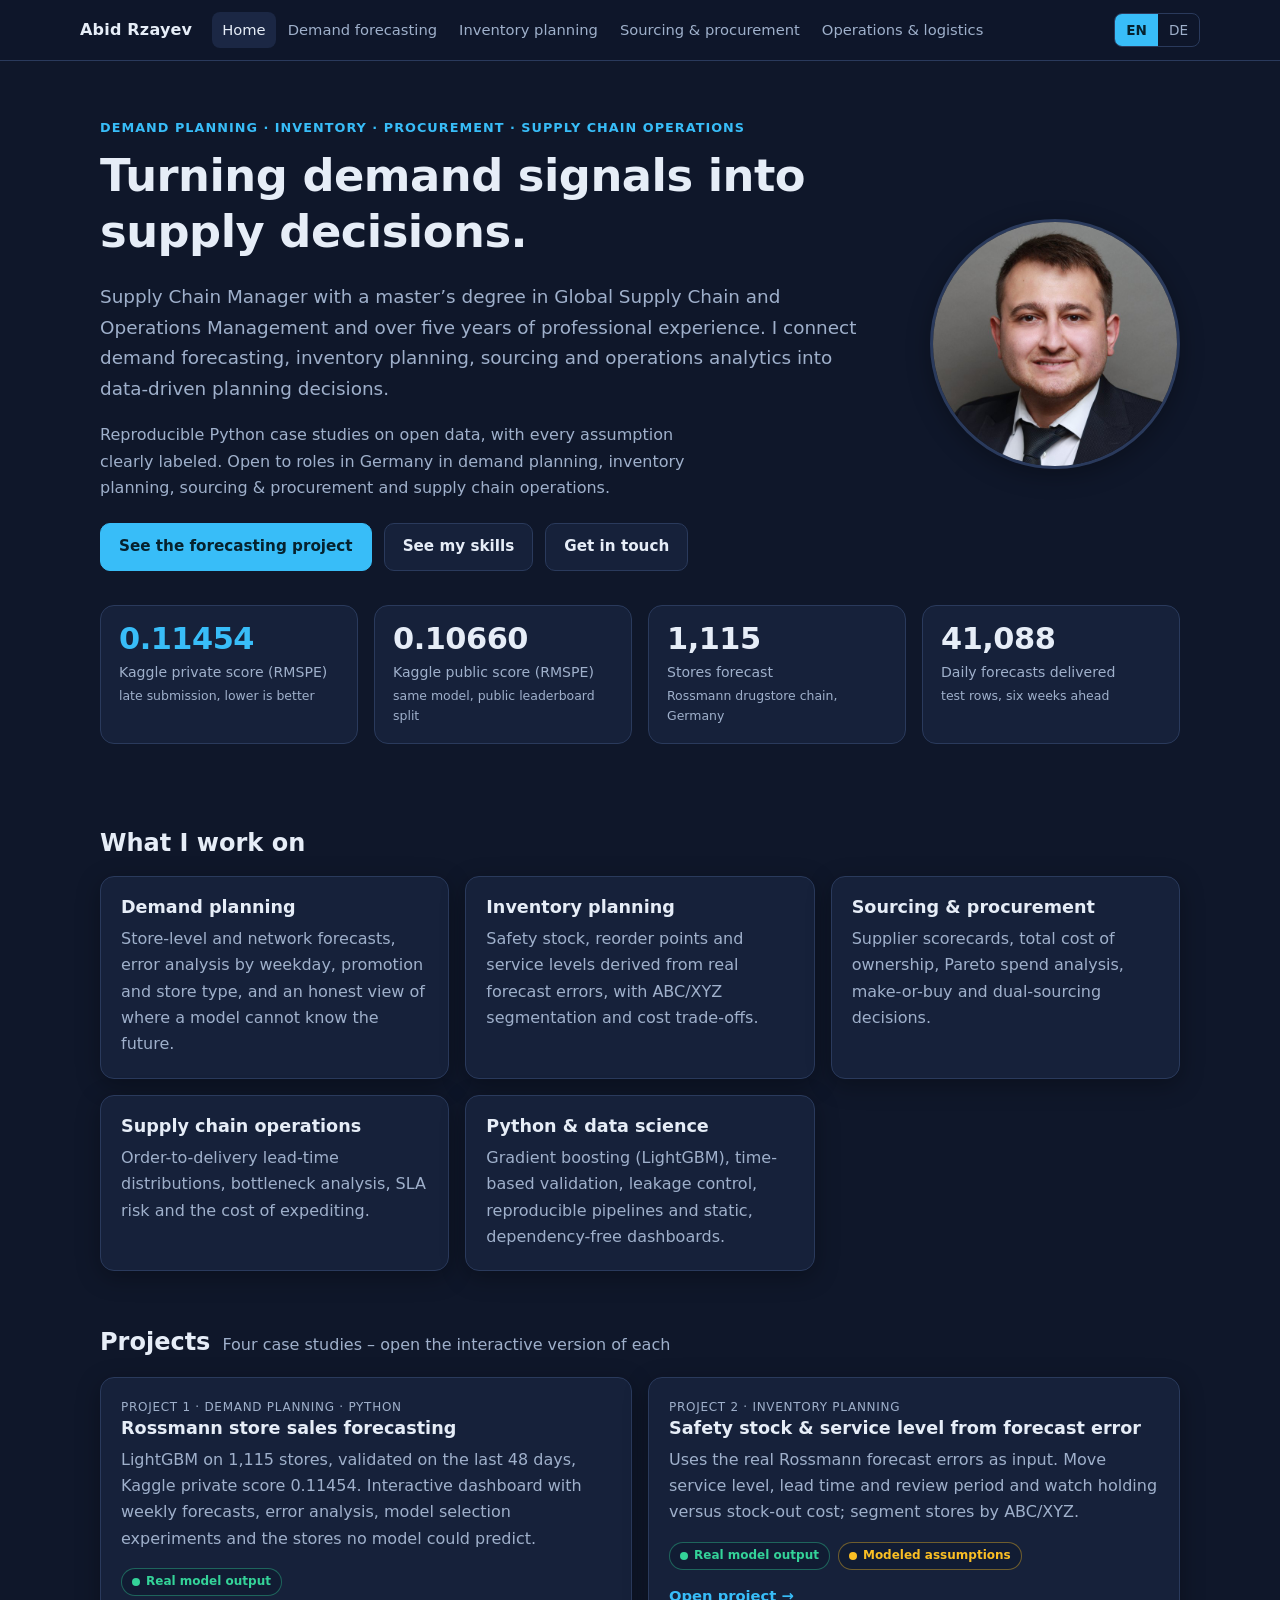
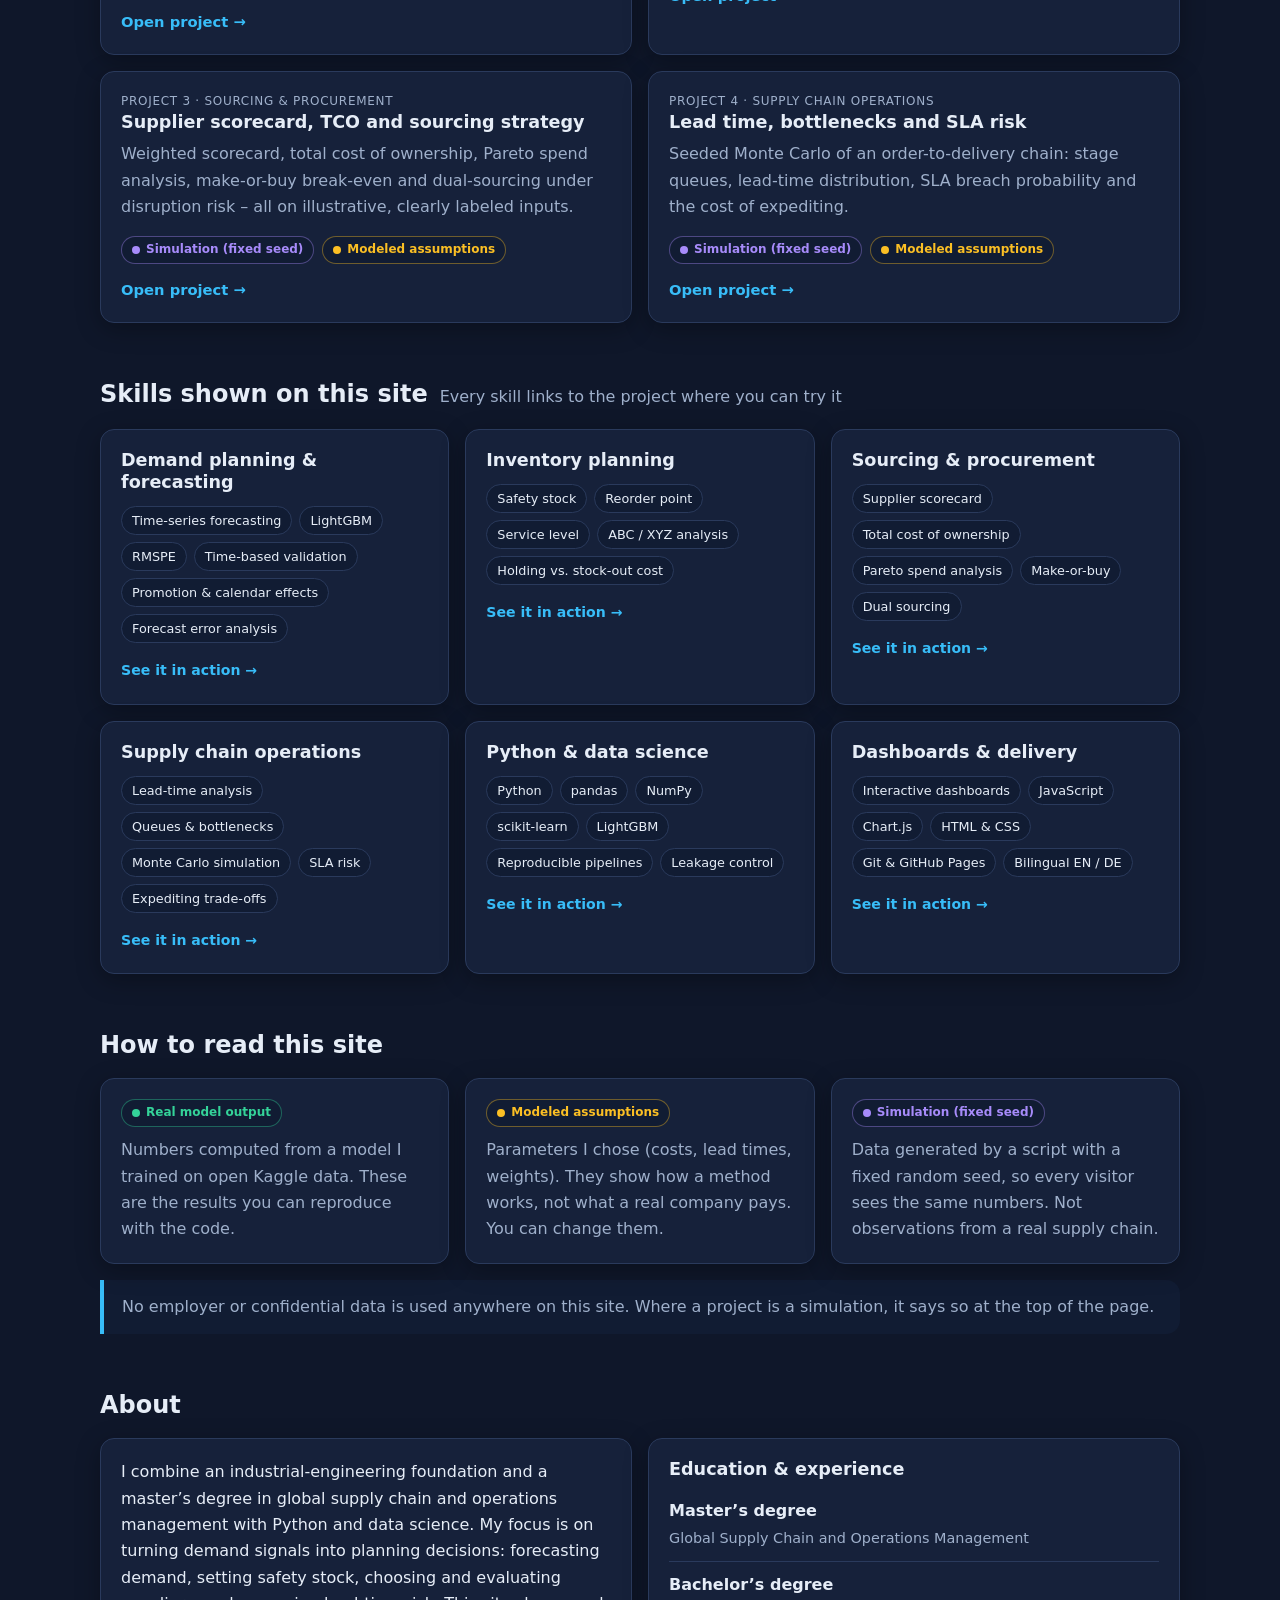
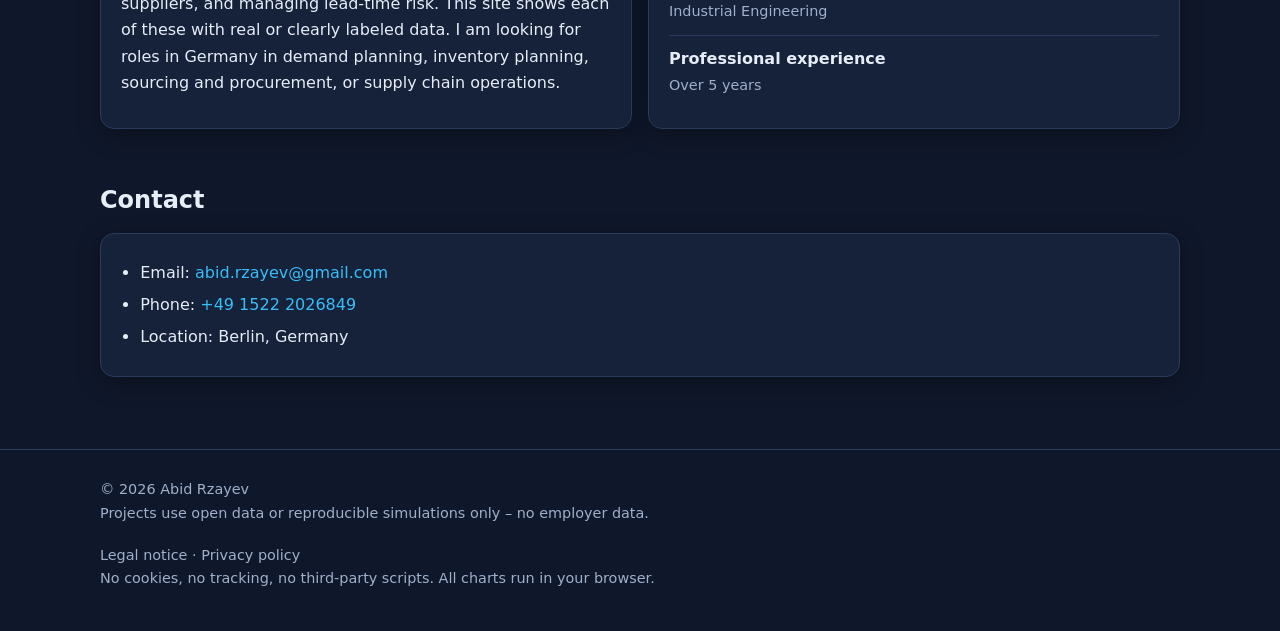
<file: index.html>
<!doctype html>
<html lang="en">
<head>
<meta charset="utf-8">
<meta name="viewport" content="width=device-width,initial-scale=1">
<title>Abid Rzayev – Demand planning &amp; supply chain analytics</title>
<meta name="description" content="Portfolio: demand forecasting, inventory planning, sourcing &amp; procurement and supply chain operations – built with Python from open data and reproducible simulations.">
<meta property="og:title" content="Abid Rzayev – Demand planning &amp; supply chain analytics">
<meta property="og:description" content="Interactive projects: Rossmann demand forecasting, inventory planning, sourcing &amp; procurement, supply chain operations.">
<meta property="og:type" content="website">
<link rel="icon" href="data:image/svg+xml,%3Csvg xmlns='http://www.w3.org/2000/svg' viewBox='0 0 32 32'%3E%3Crect width='32' height='32' rx='7' fill='%230f172a'/%3E%3Cpath d='M6 22l6-8 5 5 9-11' fill='none' stroke='%2338bdf8' stroke-width='3' stroke-linecap='round' stroke-linejoin='round'/%3E%3C/svg%3E">
<link rel="stylesheet" href="assets/css/style.css">
</head>
<body data-page="home" data-root="" data-title="home.title">
<main id="main" class="container">

  <section class="hero">
    <div class="hero-grid">
      <div>
        <div class="eyebrow" data-i18n="home.eyebrow">Demand planning</div>
        <h1 data-i18n="home.h1">Turning demand signals into supply decisions.</h1>
        <p class="lead" data-i18n="home.lead"></p>
        <p class="muted" style="max-width:62ch" data-i18n="home.intro"></p>
        <div class="hero-actions">
          <a class="btn primary" href="projects/rossmann.html" data-i18n="home.cta.rossmann">See the forecasting project</a>
          <a class="btn" href="#skills" data-i18n="home.cta.skills">See my skills</a>
          <a class="btn" href="#contact" data-i18n="home.cta.contact">Get in touch</a>
        </div>
      </div>
      <div class="portrait"><img src="assets/img/abid.jpg" alt="Portrait of Abid Rzayev" width="250" height="250"></div>
    </div>
    <div class="grid grid-4" id="home-stats" style="margin-top:34px"></div>
  </section>

  <section id="focus">
    <div class="section-title"><h2 data-i18n="home.focus.h">What I work on</h2></div>
    <div class="grid grid-3">
      <div class="card"><h3 data-i18n="home.f1.h"></h3><p class="muted" data-i18n="home.f1.p"></p></div>
      <div class="card"><h3 data-i18n="home.f2.h"></h3><p class="muted" data-i18n="home.f2.p"></p></div>
      <div class="card"><h3 data-i18n="home.f3.h"></h3><p class="muted" data-i18n="home.f3.p"></p></div>
      <div class="card"><h3 data-i18n="home.f4.h"></h3><p class="muted" data-i18n="home.f4.p"></p></div>
      <div class="card"><h3 data-i18n="home.f5.h"></h3><p class="muted" data-i18n="home.f5.p"></p></div>
    </div>
  </section>

  <section id="projects">
    <div class="section-title"><h2 data-i18n="home.proj.h">Projects</h2><span class="muted" data-i18n="home.proj.sub"></span></div>
    <div class="grid grid-2">
      <a class="card" href="projects/rossmann.html">
        <div class="tag" data-i18n="home.p1.tag"></div>
        <h3 data-i18n="home.p1.h"></h3>
        <p class="muted" data-i18n="home.p1.p"></p>
        <div class="chips"><span class="chip real" data-i18n="chip.real"></span></div>
        <p class="more" style="margin-top:14px" data-i18n="home.open">Open project →</p>
      </a>
      <a class="card" href="projects/inventory.html">
        <div class="tag" data-i18n="home.p2.tag"></div>
        <h3 data-i18n="home.p2.h"></h3>
        <p class="muted" data-i18n="home.p2.p"></p>
        <div class="chips"><span class="chip real" data-i18n="chip.real"></span><span class="chip model" data-i18n="chip.model"></span></div>
        <p class="more" style="margin-top:14px" data-i18n="home.open"></p>
      </a>
      <a class="card" href="projects/sourcing.html">
        <div class="tag" data-i18n="home.p3.tag"></div>
        <h3 data-i18n="home.p3.h"></h3>
        <p class="muted" data-i18n="home.p3.p"></p>
        <div class="chips"><span class="chip sim" data-i18n="chip.sim"></span><span class="chip model" data-i18n="chip.model"></span></div>
        <p class="more" style="margin-top:14px" data-i18n="home.open"></p>
      </a>
      <a class="card" href="projects/operations.html">
        <div class="tag" data-i18n="home.p4.tag"></div>
        <h3 data-i18n="home.p4.h"></h3>
        <p class="muted" data-i18n="home.p4.p"></p>
        <div class="chips"><span class="chip sim" data-i18n="chip.sim"></span><span class="chip model" data-i18n="chip.model"></span></div>
        <p class="more" style="margin-top:14px" data-i18n="home.open"></p>
      </a>
    </div>
  </section>

  <section id="skills">
    <div class="section-title"><h2 data-i18n="home.skills.h"></h2><span class="muted" data-i18n="home.skills.sub"></span></div>
    <div class="grid grid-3">
      <div class="card skill-card"><h3 data-i18n="home.skills.g1"></h3><ul class="skill-tags"><li data-i18n="sk.sk1.0"></li><li data-i18n="sk.sk1.1"></li><li data-i18n="sk.sk1.2"></li><li data-i18n="sk.sk1.3"></li><li data-i18n="sk.sk1.4"></li><li data-i18n="sk.sk1.5"></li></ul><a class="more" href="projects/rossmann.html" data-i18n="home.skills.see"></a></div>
      <div class="card skill-card"><h3 data-i18n="home.skills.g2"></h3><ul class="skill-tags"><li data-i18n="sk.sk2.0"></li><li data-i18n="sk.sk2.1"></li><li data-i18n="sk.sk2.2"></li><li data-i18n="sk.sk2.3"></li><li data-i18n="sk.sk2.4"></li></ul><a class="more" href="projects/inventory.html" data-i18n="home.skills.see"></a></div>
      <div class="card skill-card"><h3 data-i18n="home.skills.g3"></h3><ul class="skill-tags"><li data-i18n="sk.sk3.0"></li><li data-i18n="sk.sk3.1"></li><li data-i18n="sk.sk3.2"></li><li data-i18n="sk.sk3.3"></li><li data-i18n="sk.sk3.4"></li></ul><a class="more" href="projects/sourcing.html" data-i18n="home.skills.see"></a></div>
      <div class="card skill-card"><h3 data-i18n="home.skills.g4"></h3><ul class="skill-tags"><li data-i18n="sk.sk4.0"></li><li data-i18n="sk.sk4.1"></li><li data-i18n="sk.sk4.2"></li><li data-i18n="sk.sk4.3"></li><li data-i18n="sk.sk4.4"></li></ul><a class="more" href="projects/operations.html" data-i18n="home.skills.see"></a></div>
      <div class="card skill-card"><h3 data-i18n="home.skills.g5"></h3><ul class="skill-tags"><li data-i18n="sk.sk5.0"></li><li data-i18n="sk.sk5.1"></li><li data-i18n="sk.sk5.2"></li><li data-i18n="sk.sk5.3"></li><li data-i18n="sk.sk5.4"></li><li data-i18n="sk.sk5.5"></li><li data-i18n="sk.sk5.6"></li></ul><a class="more" href="projects/rossmann.html" data-i18n="home.skills.see"></a></div>
      <div class="card skill-card"><h3 data-i18n="home.skills.g6"></h3><ul class="skill-tags"><li data-i18n="sk.sk6.0"></li><li data-i18n="sk.sk6.1"></li><li data-i18n="sk.sk6.2"></li><li data-i18n="sk.sk6.3"></li><li data-i18n="sk.sk6.4"></li><li data-i18n="sk.sk6.5"></li></ul><a class="more" href="projects/rossmann.html#dashboard" data-i18n="home.skills.see"></a></div>
    </div>
  </section>

  <section id="honesty">
    <div class="section-title"><h2 data-i18n="home.honest.h">How to read this site</h2></div>
    <div class="grid grid-3">
      <div class="card"><div class="chips" style="margin:0 0 10px"><span class="chip real" data-i18n="chip.real"></span></div><p class="muted" data-i18n="home.honest.real"></p></div>
      <div class="card"><div class="chips" style="margin:0 0 10px"><span class="chip model" data-i18n="chip.model"></span></div><p class="muted" data-i18n="home.honest.model"></p></div>
      <div class="card"><div class="chips" style="margin:0 0 10px"><span class="chip sim" data-i18n="chip.sim"></span></div><p class="muted" data-i18n="home.honest.sim"></p></div>
    </div>
    <div class="callout" style="margin-top:16px"><span data-i18n="home.honest.note"></span></div>
  </section>

  <section id="about">
    <div class="section-title"><h2 data-i18n="home.about.h">About</h2></div>
    <div class="grid grid-2">
      <div class="card"><p data-i18n="home.about.p"></p></div>
      <div class="card"><h3 data-i18n="home.edu.h"></h3><ul class="facts">
        <li><strong data-i18n="home.edu.1"></strong><span data-i18n="home.edu.1s"></span></li>
        <li><strong data-i18n="home.edu.2"></strong><span data-i18n="home.edu.2s"></span></li>
        <li><strong data-i18n="home.edu.3"></strong><span data-i18n="home.edu.3s"></span></li></ul></div>
    </div>
  </section>

  <section id="contact">
    <div class="section-title"><h2 data-i18n="home.contact.h">Contact</h2></div>
    <div class="card">
      <ul class="clean">
        <li><span data-i18n="home.contact.email"></span>: <a href="mailto:abid.rzayev@gmail.com">abid.rzayev@gmail.com</a></li>
        <li><span data-i18n="home.contact.phone"></span>: <a href="tel:+4915222026849">+49 1522 2026849</a></li>
        <li><span data-i18n="home.contact.loc"></span>: Berlin, Germany</li>
      </ul>
    </div>
  </section>

</main>
<script src="assets/js/i18n.js" defer></script>
<script src="assets/js/charts.js" defer></script>
<script src="assets/js/pages/home.js" defer></script>
</body>
</html>
</file>
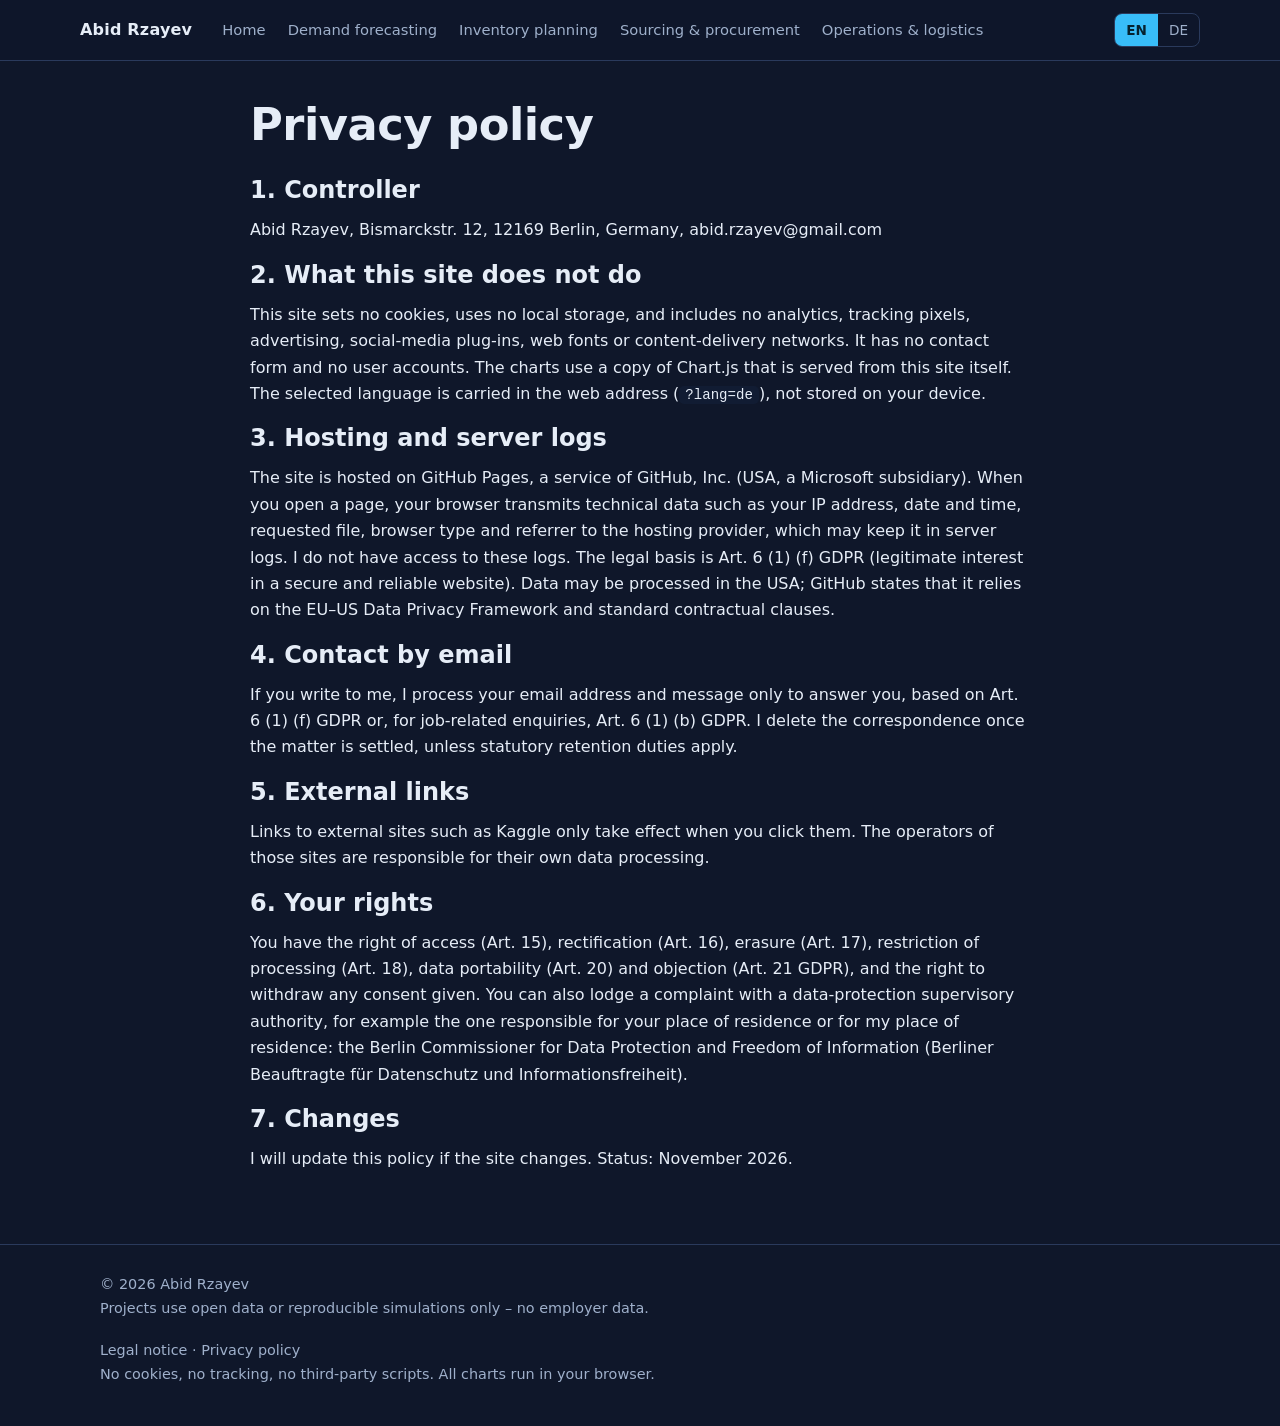
<file: legal/datenschutz.html>
<!doctype html>
<html lang="en">
<head>
<meta charset="utf-8">
<meta name="viewport" content="width=device-width,initial-scale=1">
<title>Legal – Abid Rzayev</title>
<meta name="description" content="Legal notice and privacy policy.">
<meta name="robots" content="noindex">
<link rel="icon" href="data:image/svg+xml,%3Csvg xmlns='http://www.w3.org/2000/svg' viewBox='0 0 32 32'%3E%3Crect width='32' height='32' rx='7' fill='%230f172a'/%3E%3Cpath d='M6 22l6-8 5 5 9-11' fill='none' stroke='%2338bdf8' stroke-width='3' stroke-linecap='round' stroke-linejoin='round'/%3E%3C/svg%3E">
<link rel="stylesheet" href="../assets/css/style.css">
</head>
<body data-page="legal" data-root="../" data-title="legal.priv.title">
<main id="main" class="container" style="max-width:820px;padding-top:36px">
<div class="lang-en">
<h1>Privacy policy</h1>
<h2>1. Controller</h2>
<p>Abid Rzayev, Bismarckstr. 12, 12169 Berlin, Germany, abid.rzayev@gmail.com</p>
<h2>2. What this site does not do</h2>
<p>This site sets no cookies, uses no local storage, and includes no analytics, tracking pixels, advertising, social-media plug-ins, web fonts or content-delivery networks. It has no contact form and no user accounts. The charts use a copy of Chart.js that is served from this site itself. The selected language is carried in the web address (<code>?lang=de</code>), not stored on your device.</p>
<h2>3. Hosting and server logs</h2>
<p>The site is hosted on GitHub Pages, a service of GitHub, Inc. (USA, a Microsoft subsidiary). When you open a page, your browser transmits technical data such as your IP address, date and time, requested file, browser type and referrer to the hosting provider, which may keep it in server logs. I do not have access to these logs. The legal basis is Art. 6 (1) (f) GDPR (legitimate interest in a secure and reliable website). Data may be processed in the USA; GitHub states that it relies on the EU–US Data Privacy Framework and standard contractual clauses.</p>
<h2>4. Contact by email</h2>
<p>If you write to me, I process your email address and message only to answer you, based on Art. 6 (1) (f) GDPR or, for job-related enquiries, Art. 6 (1) (b) GDPR. I delete the correspondence once the matter is settled, unless statutory retention duties apply.</p>
<h2>5. External links</h2>
<p>Links to external sites such as Kaggle only take effect when you click them. The operators of those sites are responsible for their own data processing.</p>
<h2>6. Your rights</h2>
<p>You have the right of access (Art. 15), rectification (Art. 16), erasure (Art. 17), restriction of processing (Art. 18), data portability (Art. 20) and objection (Art. 21 GDPR), and the right to withdraw any consent given. You can also lodge a complaint with a data-protection supervisory authority, for example the one responsible for your place of residence or for my place of residence: the Berlin Commissioner for Data Protection and Freedom of Information (Berliner Beauftragte für Datenschutz und Informationsfreiheit).</p>
<h2>7. Changes</h2>
<p>I will update this policy if the site changes. Status: November 2026.</p>
</div>
<div class="lang-de">
<h1>Datenschutzerklärung</h1>
<h2>1. Verantwortlicher</h2>
<p>Abid Rzayev, Bismarckstr. 12, 12169 Berlin, Deutschland, abid.rzayev@gmail.com</p>
<h2>2. Was diese Website nicht tut</h2>
<p>Diese Website setzt keine Cookies, nutzt keinen lokalen Speicher und bindet keine Analyse- oder Tracking-Dienste, Werbung, Social-Media-Plug-ins, Webfonts oder Content-Delivery-Netzwerke ein. Es gibt kein Kontaktformular und keine Benutzerkonten. Die Diagramme verwenden eine Kopie von Chart.js, die von dieser Seite selbst ausgeliefert wird. Die gewählte Sprache steht in der Webadresse (<code>?lang=de</code>) und wird nicht auf Ihrem Gerät gespeichert.</p>
<h2>3. Hosting und Server-Logfiles</h2>
<p>Die Website wird über GitHub Pages gehostet, einen Dienst der GitHub, Inc. (USA, Tochterunternehmen von Microsoft). Beim Aufruf einer Seite übermittelt Ihr Browser technische Daten wie IP-Adresse, Datum und Uhrzeit, angeforderte Datei, Browsertyp und Referrer an den Hosting-Anbieter, der diese in Server-Logfiles speichern kann. Auf diese Logfiles habe ich keinen Zugriff. Rechtsgrundlage ist Art. 6 Abs. 1 lit. f DSGVO (berechtigtes Interesse an einem sicheren und zuverlässigen Webangebot). Eine Verarbeitung in den USA ist möglich; GitHub gibt an, sich auf das EU-US Data Privacy Framework und Standardvertragsklauseln zu stützen.</p>
<h2>4. Kontakt per E-Mail</h2>
<p>Wenn Sie mir schreiben, verarbeite ich Ihre E-Mail-Adresse und Nachricht nur, um Ihnen zu antworten, auf Grundlage von Art. 6 Abs. 1 lit. f DSGVO oder, bei Anfragen zu Beschäftigung, Art. 6 Abs. 1 lit. b DSGVO. Ich lösche die Korrespondenz, sobald die Angelegenheit erledigt ist, sofern keine gesetzlichen Aufbewahrungspflichten bestehen.</p>
<h2>5. Externe Links</h2>
<p>Links zu externen Seiten wie Kaggle werden erst beim Anklicken wirksam. Für deren Datenverarbeitung sind die jeweiligen Betreiber verantwortlich.</p>
<h2>6. Ihre Rechte</h2>
<p>Sie haben das Recht auf Auskunft (Art. 15), Berichtigung (Art. 16), Löschung (Art. 17), Einschränkung der Verarbeitung (Art. 18), Datenübertragbarkeit (Art. 20) und Widerspruch (Art. 21 DSGVO) sowie das Recht, erteilte Einwilligungen zu widerrufen. Sie können sich außerdem bei einer Datenschutz-Aufsichtsbehörde beschweren, z. B. bei der für Ihren Wohnort oder meinen Wohnort zuständigen: die Berliner Beauftragte für Datenschutz und Informationsfreiheit.</p>
<h2>7. Änderungen</h2>
<p>Ich passe diese Erklärung an, wenn sich die Website ändert. Stand: November 2026.</p>
</div>
</main>
<script src="../assets/js/i18n.js" defer></script>
</body>
</html>
</file>
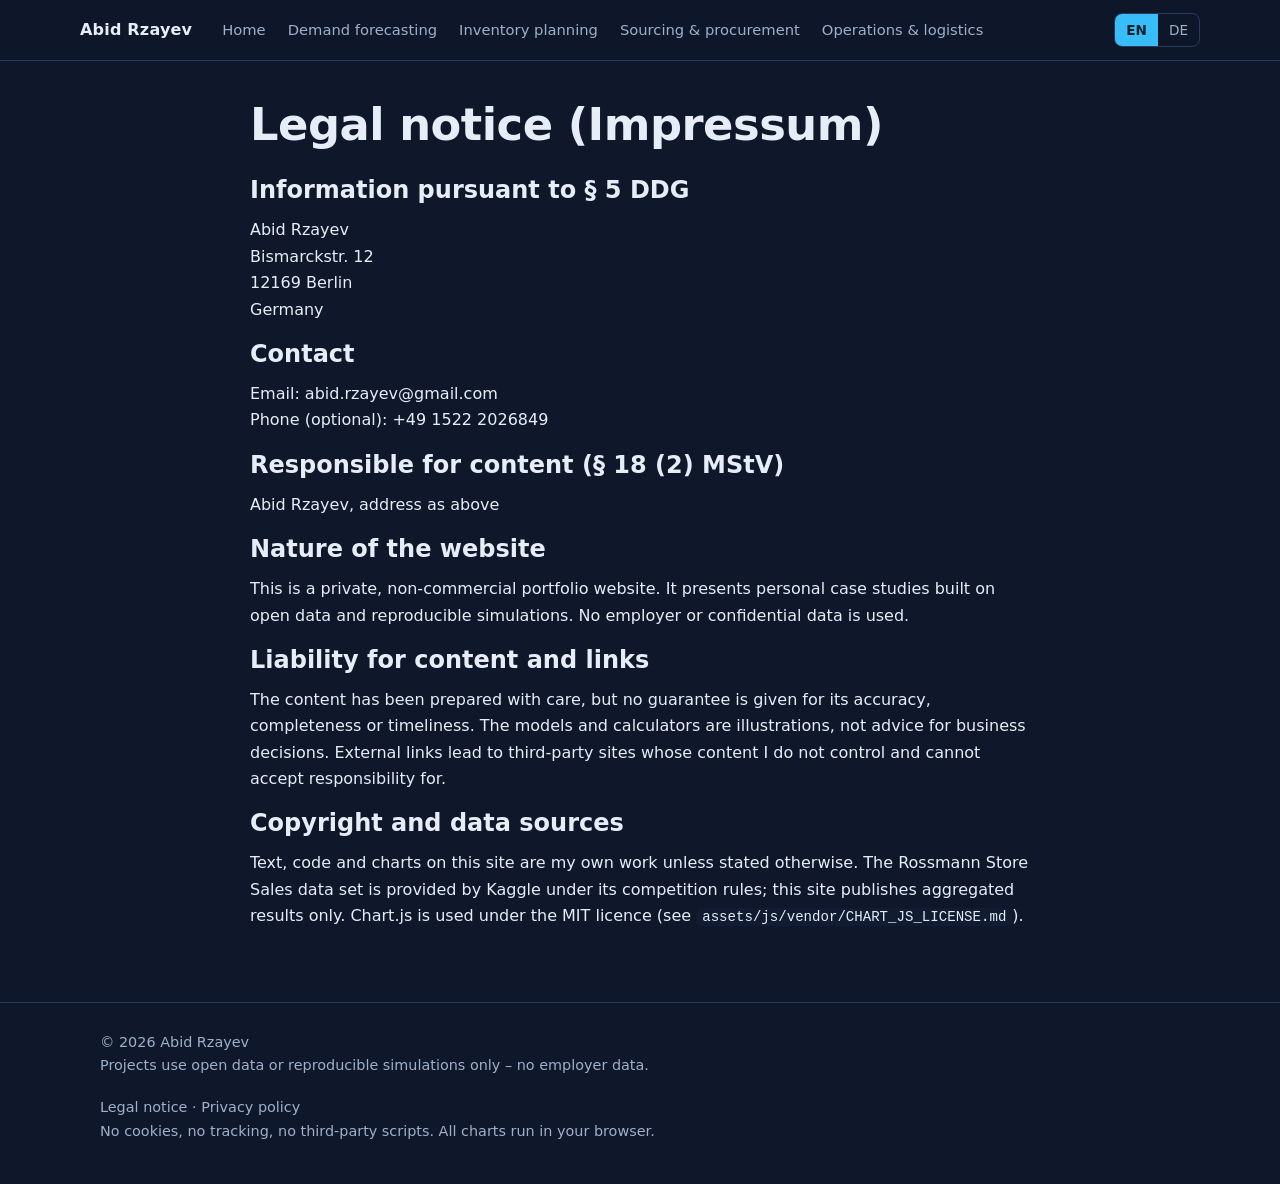
<file: legal/impressum.html>
<!doctype html>
<html lang="en">
<head>
<meta charset="utf-8">
<meta name="viewport" content="width=device-width,initial-scale=1">
<title>Legal – Abid Rzayev</title>
<meta name="description" content="Legal notice and privacy policy.">
<meta name="robots" content="noindex">
<link rel="icon" href="data:image/svg+xml,%3Csvg xmlns='http://www.w3.org/2000/svg' viewBox='0 0 32 32'%3E%3Crect width='32' height='32' rx='7' fill='%230f172a'/%3E%3Cpath d='M6 22l6-8 5 5 9-11' fill='none' stroke='%2338bdf8' stroke-width='3' stroke-linecap='round' stroke-linejoin='round'/%3E%3C/svg%3E">
<link rel="stylesheet" href="../assets/css/style.css">
</head>
<body data-page="legal" data-root="../" data-title="legal.imp.title">
<main id="main" class="container" style="max-width:820px;padding-top:36px">
<div class="lang-en">
<h1>Legal notice (Impressum)</h1>
<h2>Information pursuant to § 5 DDG</h2>
<p>Abid Rzayev<br>Bismarckstr. 12<br>12169 Berlin<br>Germany</p>
<h2>Contact</h2>
<p>Email: abid.rzayev@gmail.com<br>Phone (optional): +49 1522 2026849</p>
<h2>Responsible for content (§ 18 (2) MStV)</h2>
<p>Abid Rzayev, address as above</p>
<h2>Nature of the website</h2>
<p>This is a private, non-commercial portfolio website. It presents personal case studies built on open data and reproducible simulations. No employer or confidential data is used.</p>
<h2>Liability for content and links</h2>
<p>The content has been prepared with care, but no guarantee is given for its accuracy, completeness or timeliness. The models and calculators are illustrations, not advice for business decisions. External links lead to third-party sites whose content I do not control and cannot accept responsibility for.</p>
<h2>Copyright and data sources</h2>
<p>Text, code and charts on this site are my own work unless stated otherwise. The Rossmann Store Sales data set is provided by Kaggle under its competition rules; this site publishes aggregated results only. Chart.js is used under the MIT licence (see <code>assets/js/vendor/CHART_JS_LICENSE.md</code>).</p>
</div>
<div class="lang-de">
<h1>Impressum</h1>
<h2>Angaben gemäß § 5 DDG</h2>
<p>Abid Rzayev<br>Bismarckstr. 12<br>12169 Berlin<br>Deutschland</p>
<h2>Kontakt</h2>
<p>E-Mail: abid.rzayev@gmail.com<br>Telefon (optional): +49 1522 2026849</p>
<h2>Verantwortlich für den Inhalt (§ 18 Abs. 2 MStV)</h2>
<p>Abid Rzayev, Anschrift wie oben</p>
<h2>Art der Website</h2>
<p>Dies ist eine private, nicht kommerzielle Portfolio-Website. Sie zeigt persönliche Fallstudien auf Basis offener Daten und reproduzierbarer Simulationen. Es werden keine Arbeitgeber- oder vertraulichen Daten verwendet.</p>
<h2>Haftung für Inhalte und Links</h2>
<p>Die Inhalte wurden mit Sorgfalt erstellt; für Richtigkeit, Vollständigkeit und Aktualität wird jedoch keine Gewähr übernommen. Die Modelle und Rechner sind Veranschaulichungen und keine Empfehlung für betriebliche Entscheidungen. Externe Links führen zu Seiten Dritter, auf deren Inhalte ich keinen Einfluss habe und für die ich keine Verantwortung übernehme.</p>
<h2>Urheberrecht und Datenquellen</h2>
<p>Texte, Code und Diagramme dieser Seite sind, sofern nicht anders angegeben, eigene Arbeiten. Der Datensatz „Rossmann Store Sales“ wird von Kaggle nach den Wettbewerbsregeln bereitgestellt; diese Seite veröffentlicht ausschließlich aggregierte Ergebnisse. Chart.js wird unter der MIT-Lizenz verwendet (siehe <code>assets/js/vendor/CHART_JS_LICENSE.md</code>).</p>
</div>
</main>
<script src="../assets/js/i18n.js" defer></script>
</body>
</html>
</file>
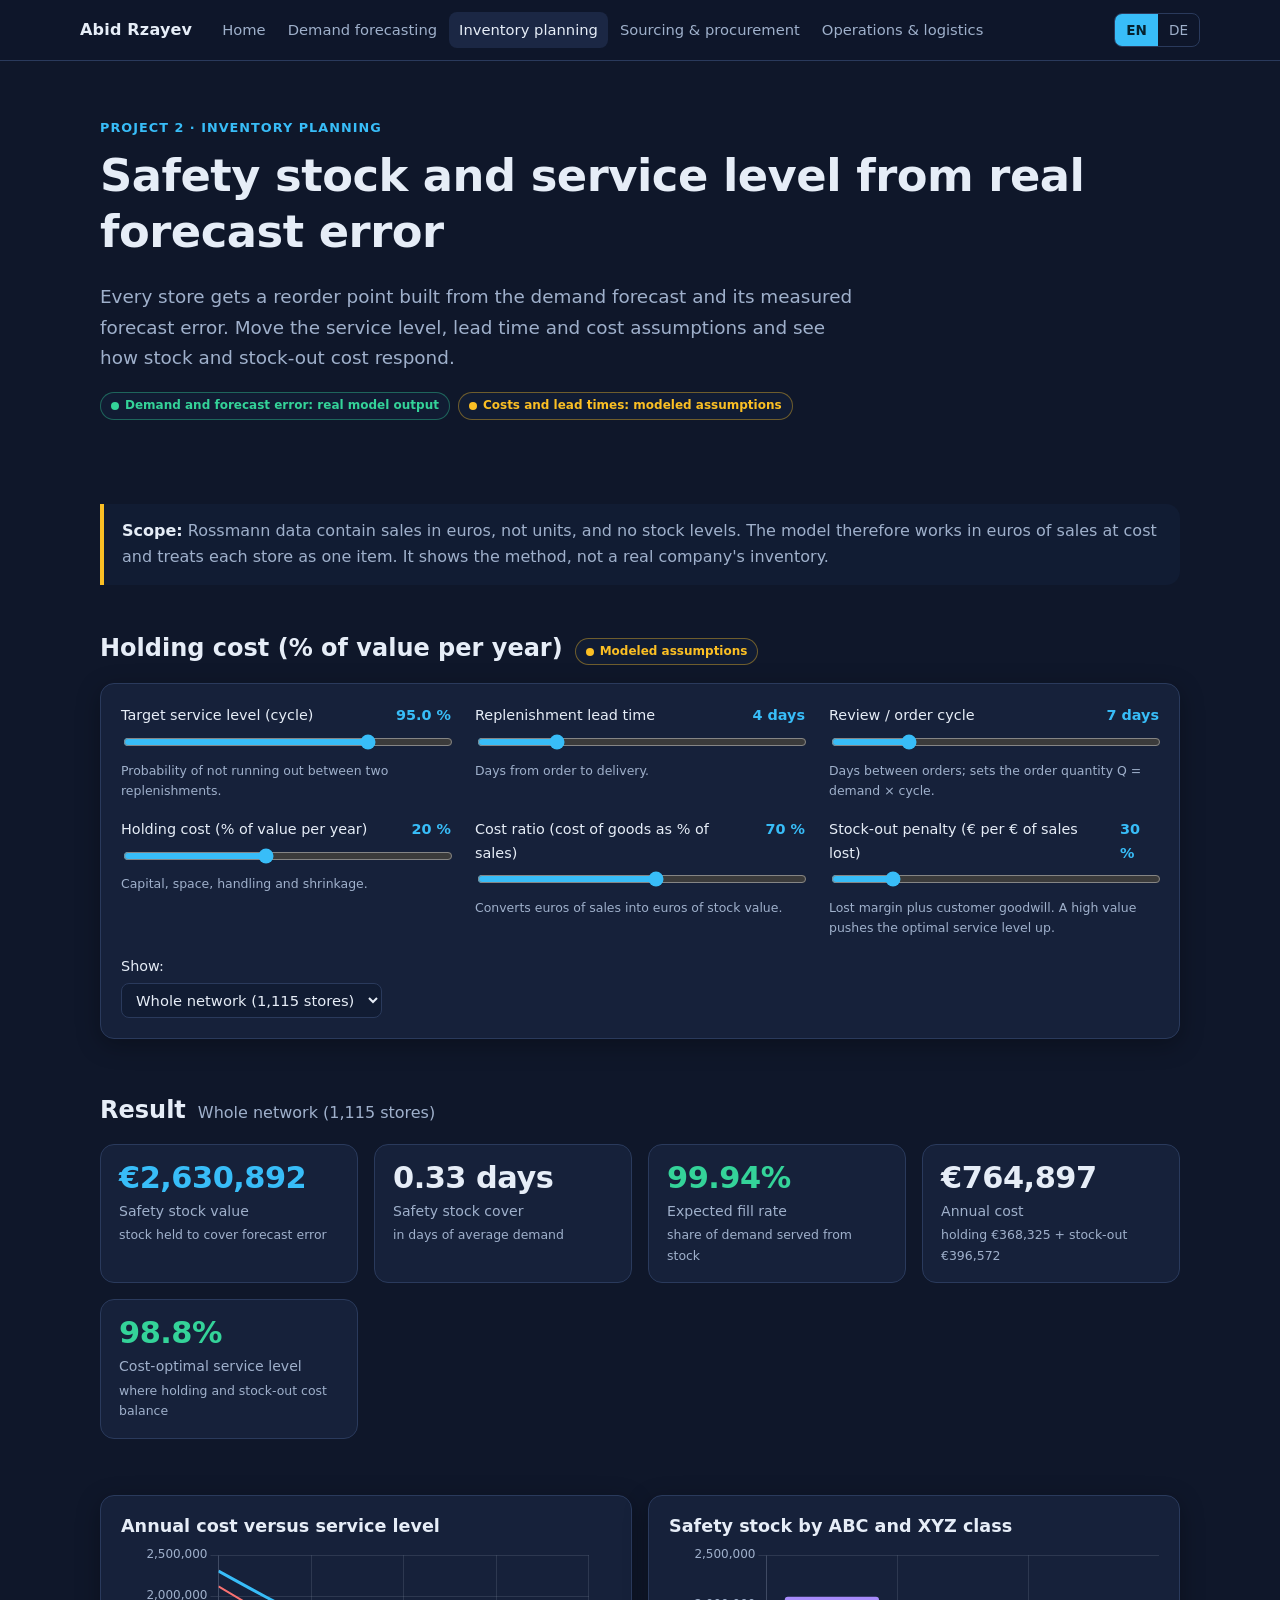
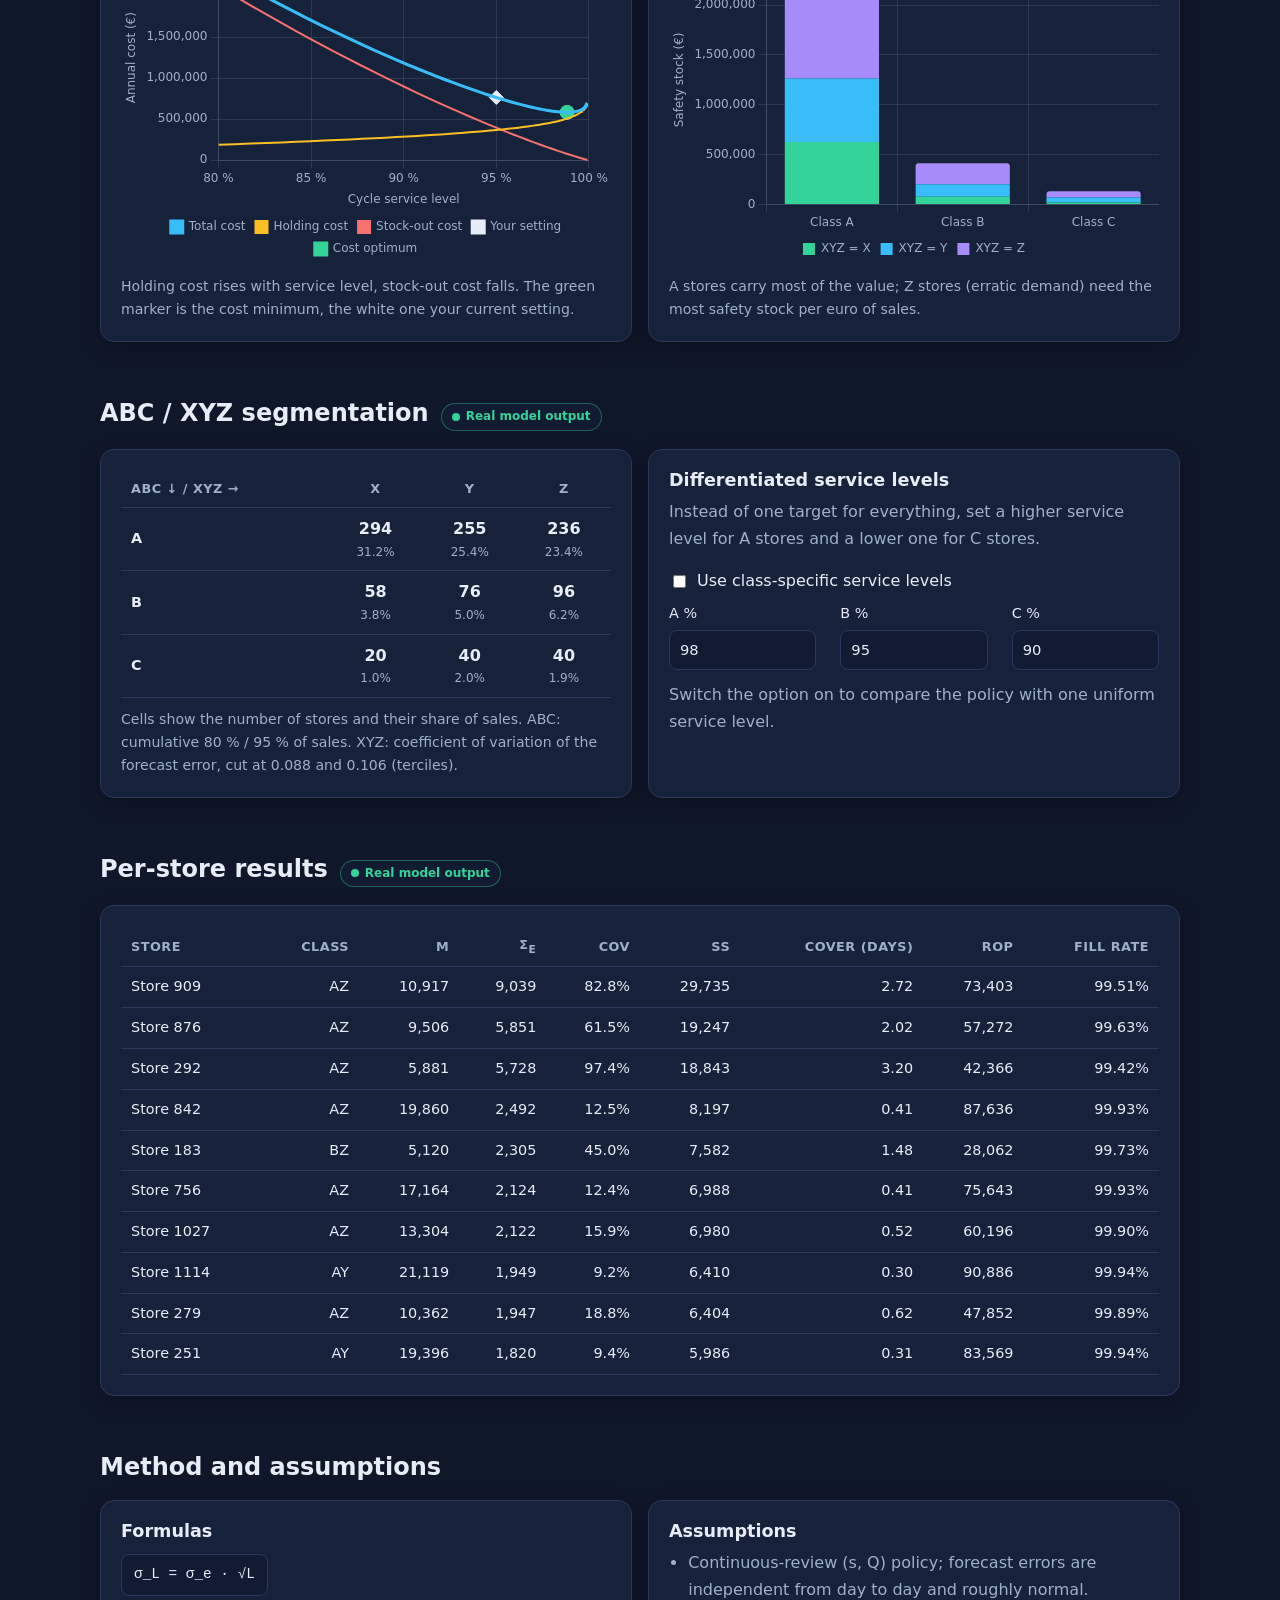
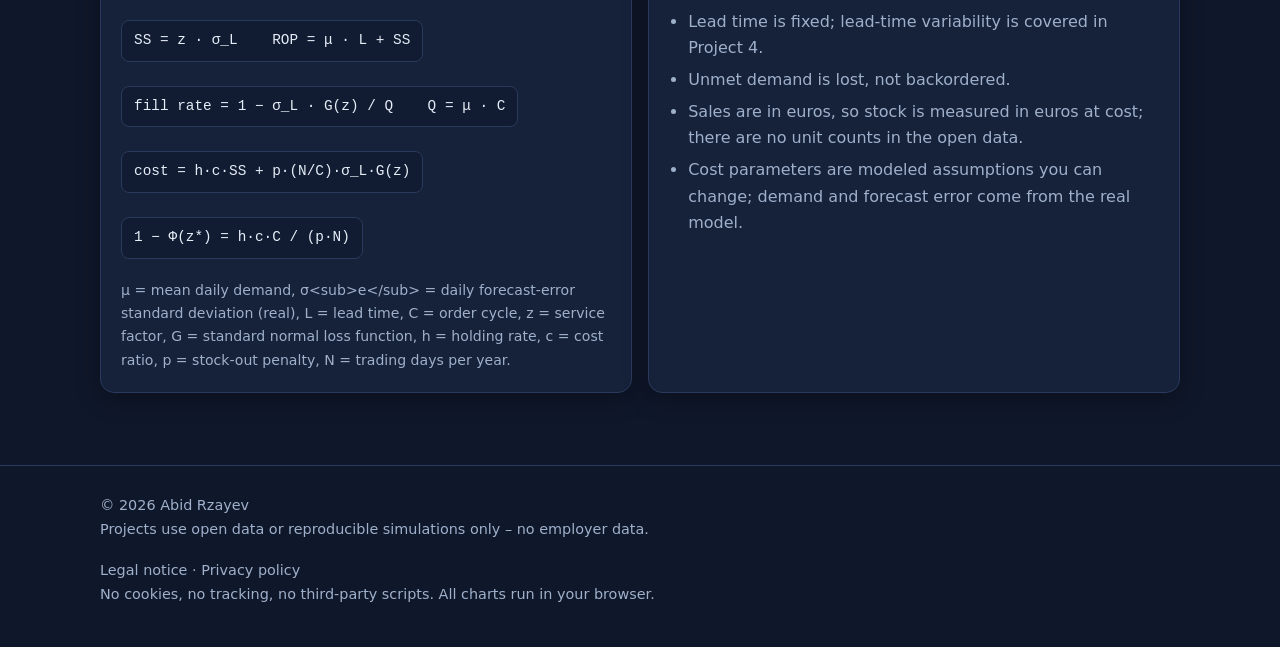
<file: projects/inventory.html>
<!doctype html>
<html lang="en">
<head>
<meta charset="utf-8">
<meta name="viewport" content="width=device-width,initial-scale=1">
<title>Inventory planning – Abid Rzayev</title>
<meta name="description" content="Safety stock, reorder points and ABC/XYZ segmentation driven by real forecast errors; interactive service level, lead time and cost trade-offs.">
<link rel="icon" href="data:image/svg+xml,%3Csvg xmlns='http://www.w3.org/2000/svg' viewBox='0 0 32 32'%3E%3Crect width='32' height='32' rx='7' fill='%230f172a'/%3E%3Cpath d='M6 22l6-8 5 5 9-11' fill='none' stroke='%2338bdf8' stroke-width='3' stroke-linecap='round' stroke-linejoin='round'/%3E%3C/svg%3E">
<link rel="stylesheet" href="../assets/css/style.css">
</head>
<body data-page="inventory" data-root="../" data-title="inv.title">
<main id="main" class="container">

  <section class="hero">
    <div class="eyebrow" data-i18n="inv.eyebrow"></div>
    <h1 data-i18n="inv.h1"></h1>
    <p class="lead" data-i18n="inv.lead"></p>
    <div class="chips"><span class="chip real" data-i18n="inv.chip.real"></span><span class="chip model" data-i18n="inv.chip.model"></span></div>
  </section>

  <div id="sample-banner"></div>
  <div class="callout warn"><strong data-i18n="inv.scope.h"></strong> <span data-i18n="inv.scope.p"></span></div>

  <section id="controls">
    <div class="section-title"><h2 data-i18n="inv.ctl.h"></h2><span class="chip model" data-i18n="chip.model"></span></div>
    <div class="card">
      <div class="controls">
        <div class="ctl"><label for="s-csl"><span data-i18n="inv.ctl.csl"></span><output id="s-csl-out"></output></label>
          <input type="range" id="s-csl" min="80" max="99.9" step="0.1" value="95"><div class="hint" data-i18n="inv.ctl.csl.h"></div></div>
        <div class="ctl"><label for="s-L"><span data-i18n="inv.ctl.L"></span><output id="s-L-out"></output></label>
          <input type="range" id="s-L" min="1" max="14" step="1" value="4"><div class="hint" data-i18n="inv.ctl.L.h"></div></div>
        <div class="ctl"><label for="s-C"><span data-i18n="inv.ctl.C"></span><output id="s-C-out"></output></label>
          <input type="range" id="s-C" min="1" max="28" step="1" value="7"><div class="hint" data-i18n="inv.ctl.C.h"></div></div>
        <div class="ctl"><label for="s-h"><span data-i18n="inv.ctl.h"></span><output id="s-h-out"></output></label>
          <input type="range" id="s-h" min="5" max="40" step="1" value="20"><div class="hint" data-i18n="inv.ctl.h.h"></div></div>
        <div class="ctl"><label for="s-cr"><span data-i18n="inv.ctl.cr"></span><output id="s-cr-out"></output></label>
          <input type="range" id="s-cr" min="40" max="95" step="1" value="70"><div class="hint" data-i18n="inv.ctl.cr.h"></div></div>
        <div class="ctl"><label for="s-p"><span data-i18n="inv.ctl.p"></span><output id="s-p-out"></output></label>
          <input type="range" id="s-p" min="5" max="150" step="5" value="30"><div class="hint" data-i18n="inv.ctl.p.h"></div></div>
        <div class="ctl"><label for="scope" data-i18n="inv.ctl.scope"></label><select id="scope"></select></div>
      </div>
    </div>
  </section>

  <section id="results">
    <div class="section-title"><h2 data-i18n="inv.res.h"></h2><span class="muted" id="scope-label"></span></div>
    <div class="grid grid-4" id="inv-kpis"></div>
  </section>

  <section>
    <div class="grid grid-2">
      <div class="card"><h3 data-i18n="inv.c.cost"></h3>
        <div class="chart-box"><canvas id="ch-cost" role="img" aria-label="Annual cost versus service level"></canvas></div>
        <p class="muted" style="margin:10px 0 0;font-size:.88rem" data-i18n="inv.c.cost.note"></p></div>
      <div class="card"><h3 data-i18n="inv.c.class"></h3>
        <div class="chart-box"><canvas id="ch-class" role="img" aria-label="Safety stock by ABC and XYZ class"></canvas></div>
        <p class="muted" style="margin:10px 0 0;font-size:.88rem" data-i18n="inv.c.class.note"></p></div>
    </div>
  </section>

  <section id="segmentation">
    <div class="section-title"><h2 data-i18n="inv.seg.h"></h2><span class="chip real" data-i18n="chip.real"></span></div>
    <div class="grid grid-2">
      <div class="card"><div class="table-wrap"><table class="data matrix" id="tbl-matrix"></table></div>
        <p class="muted" style="margin:10px 0 0;font-size:.88rem" id="seg-note"></p></div>
      <div class="card"><h3 data-i18n="inv.diff.h"></h3>
        <p class="muted" data-i18n="inv.diff.p"></p>
        <label style="display:flex;gap:8px;align-items:center;margin:8px 0"><input type="checkbox" id="diff"> <span data-i18n="inv.diff.on"></span></label>
        <div class="controls" style="grid-template-columns:repeat(3,1fr)">
          <div class="ctl"><label for="pol-a">A %</label><input type="number" id="pol-a" min="50" max="99.9" step="0.5" value="98"></div>
          <div class="ctl"><label for="pol-b">B %</label><input type="number" id="pol-b" min="50" max="99.9" step="0.5" value="95"></div>
          <div class="ctl"><label for="pol-c">C %</label><input type="number" id="pol-c" min="50" max="99.9" step="0.5" value="90"></div>
        </div>
        <p id="diff-note" style="margin:12px 0 0"></p></div>
    </div>
  </section>

  <section id="stores">
    <div class="section-title"><h2 data-i18n="inv.st.h"></h2><span class="chip real" data-i18n="chip.real"></span></div>
    <div class="card"><div class="table-wrap"><table class="data" id="tbl-stores"></table></div></div>
  </section>

  <section id="method">
    <div class="section-title"><h2 data-i18n="inv.m.h"></h2></div>
    <div class="grid grid-2">
      <div class="card"><h3 data-i18n="inv.m.f.h"></h3>
        <p><span class="formula">σ_L = σ_e · √L</span></p>
        <p><span class="formula">SS = z · σ_L &nbsp;&nbsp; ROP = μ · L + SS</span></p>
        <p><span class="formula">fill rate = 1 − σ_L · G(z) / Q &nbsp;&nbsp; Q = μ · C</span></p>
        <p><span class="formula">cost = h·c·SS + p·(N/C)·σ_L·G(z)</span></p>
        <p><span class="formula">1 − Φ(z*) = h·c·C / (p·N)</span></p>
        <p class="muted" style="font-size:.88rem" data-i18n="inv.m.f.legend"></p></div>
      <div class="card"><h3 data-i18n="inv.m.a.h"></h3>
        <ul class="clean muted">
          <li data-i18n="inv.m.a.1"></li><li data-i18n="inv.m.a.2"></li><li data-i18n="inv.m.a.3"></li>
          <li data-i18n="inv.m.a.4"></li><li data-i18n="inv.m.a.5"></li>
        </ul></div>
    </div>
  </section>

</main>
<script src="../assets/js/vendor/chart.umd.min.js" defer></script>
<script src="../assets/js/calc.js" defer></script>
<script src="../assets/js/i18n.js" defer></script>
<script src="../assets/js/charts.js" defer></script>
<script src="../assets/js/pages/inventory.js" defer></script>
</body>
</html>
</file>
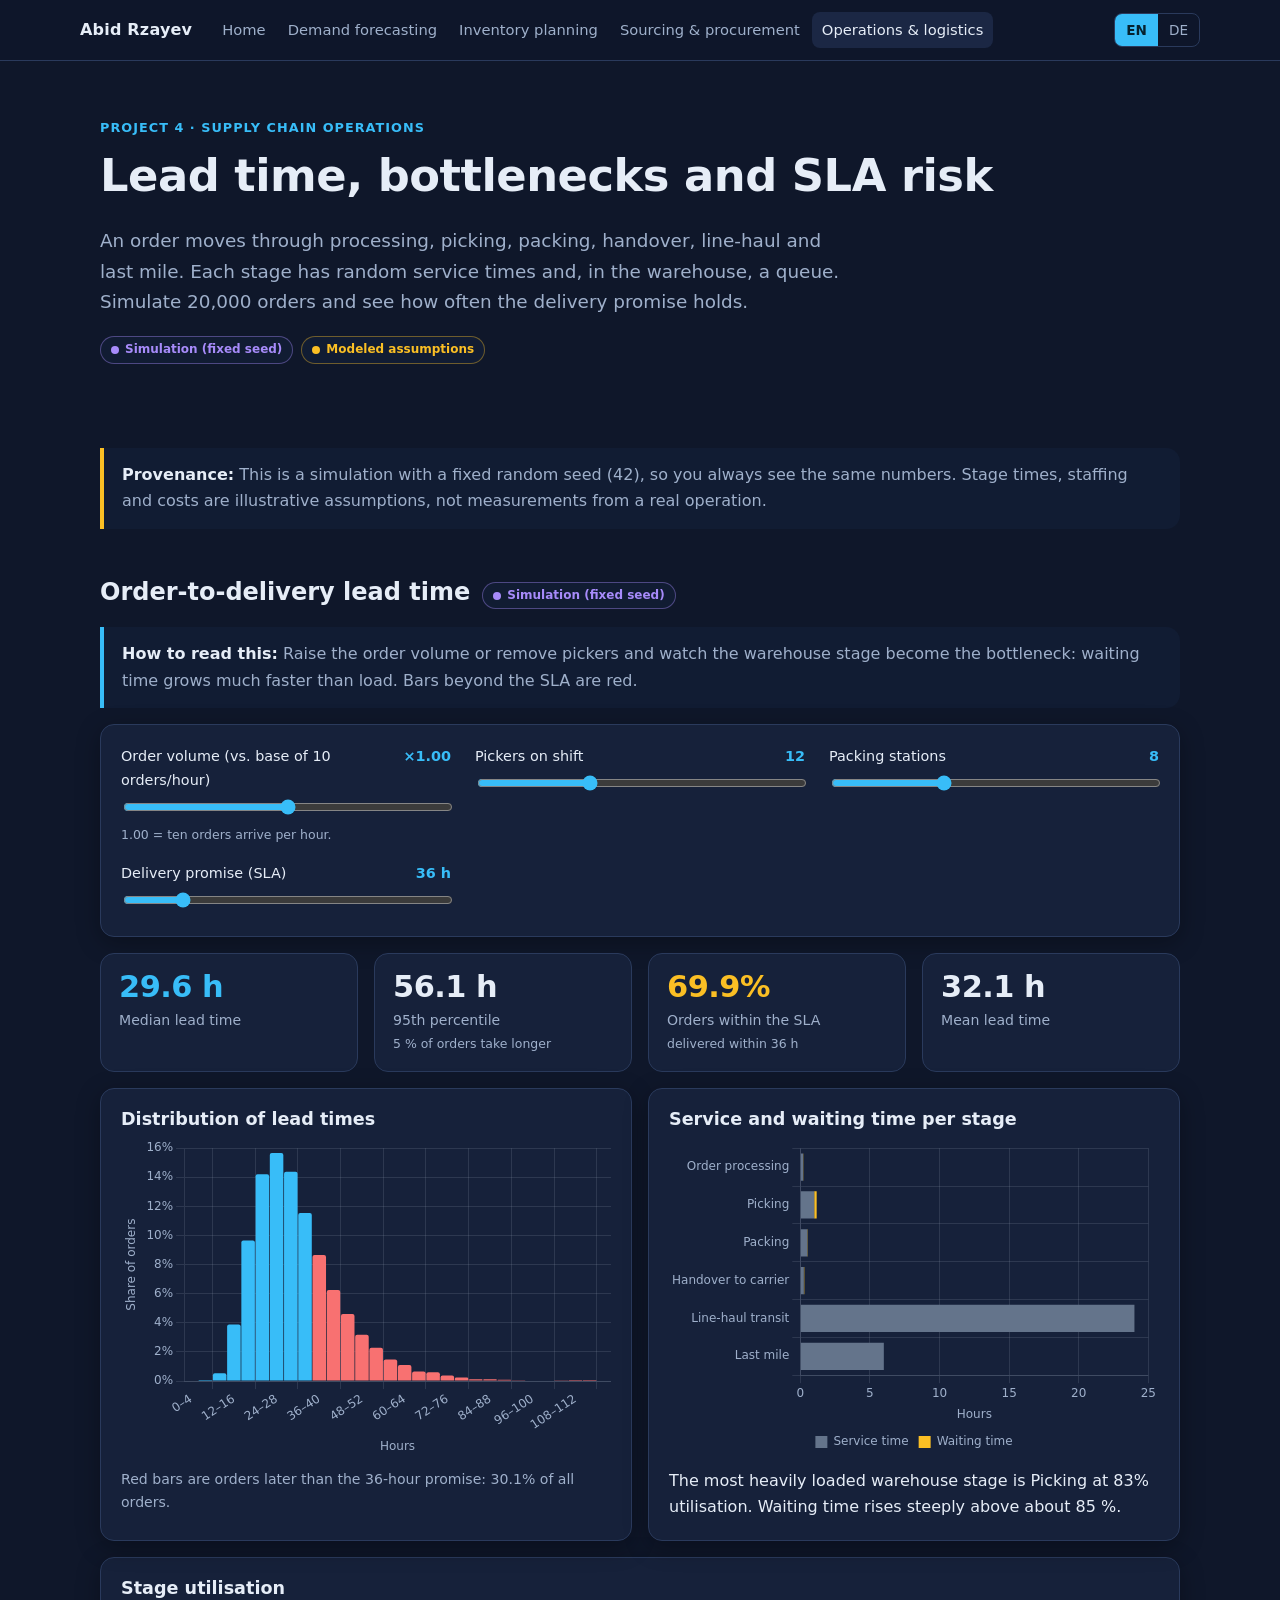
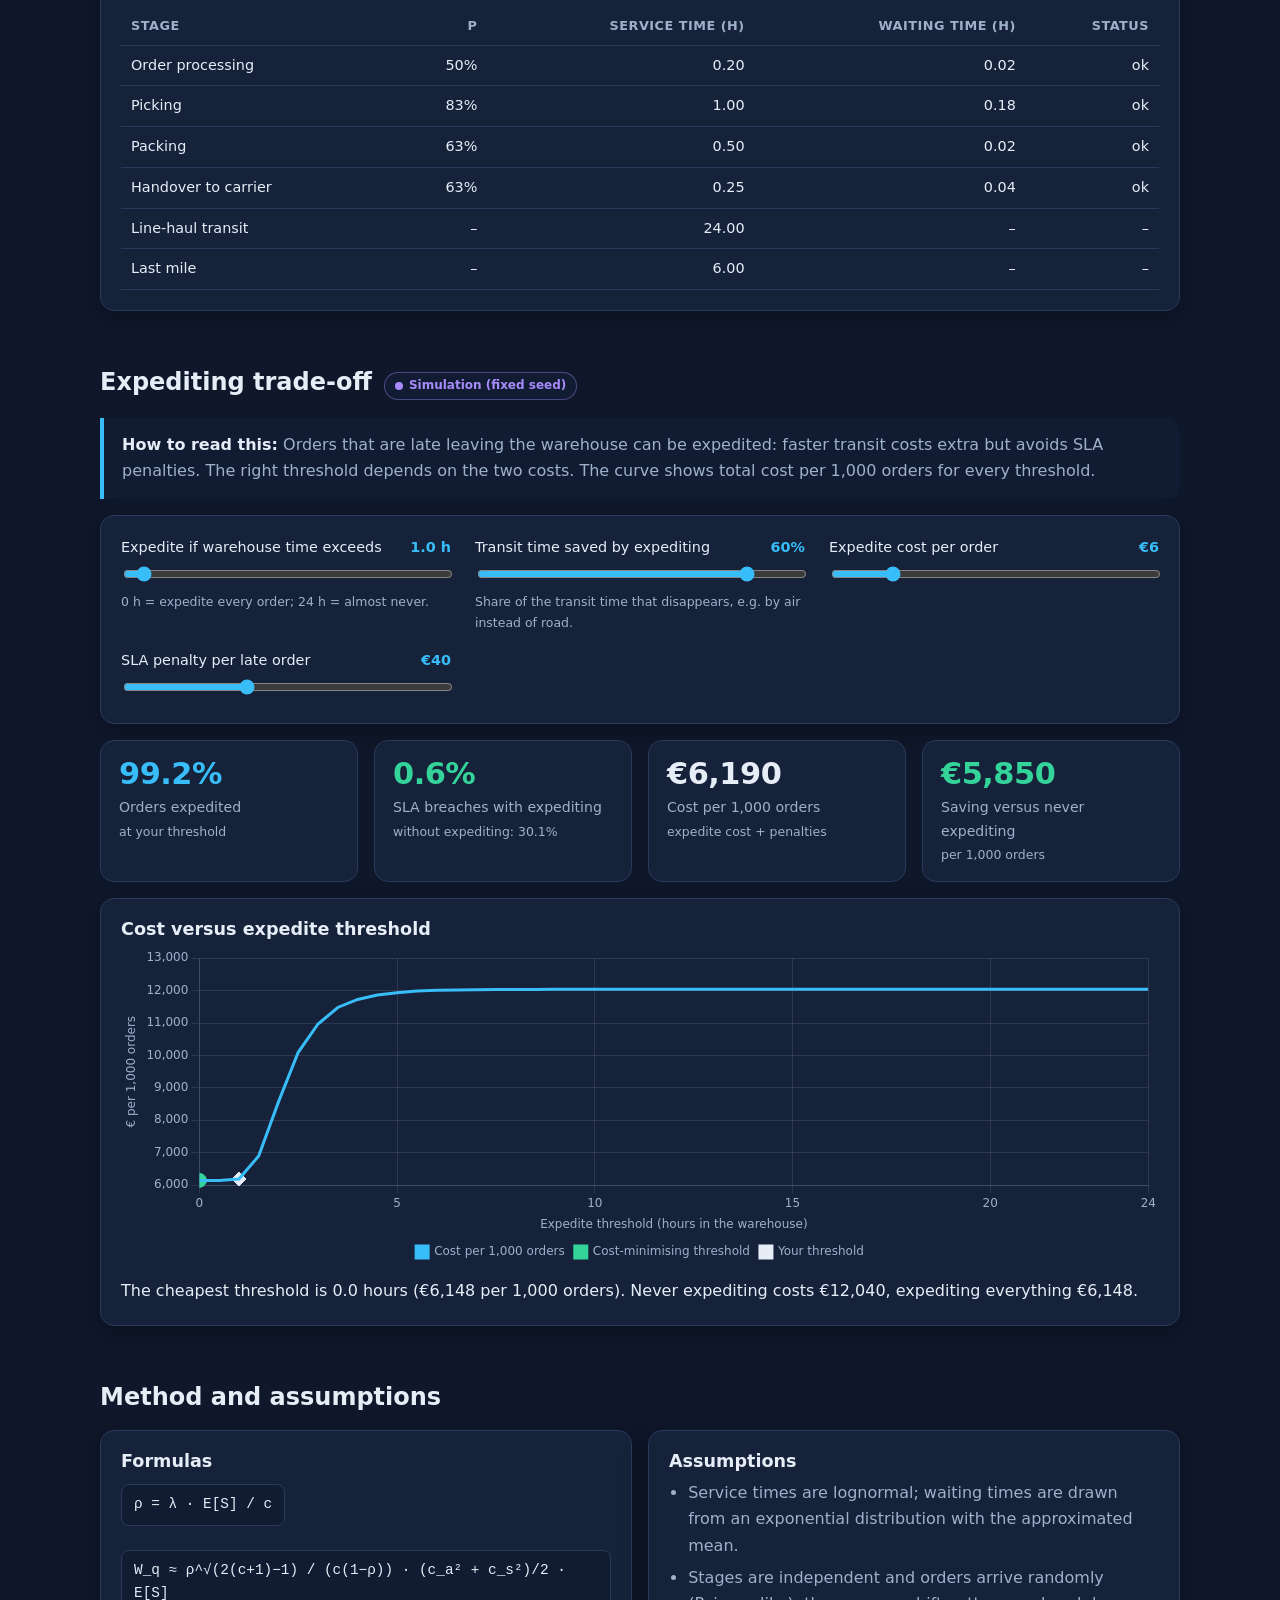
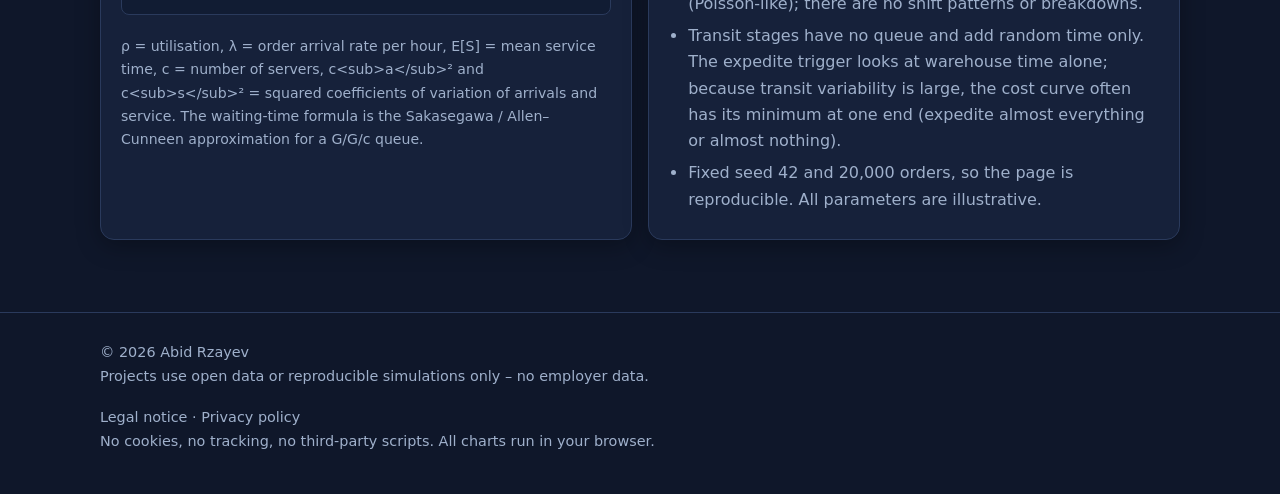
<file: projects/operations.html>
<!doctype html>
<html lang="en">
<head>
<meta charset="utf-8">
<meta name="viewport" content="width=device-width,initial-scale=1">
<title>Operations &amp; logistics – Abid Rzayev</title>
<meta name="description" content="Order-to-delivery lead-time simulation: stage queues, bottleneck analysis, SLA breach risk and expediting trade-offs on a reproducible, seeded simulation.">
<link rel="icon" href="data:image/svg+xml,%3Csvg xmlns='http://www.w3.org/2000/svg' viewBox='0 0 32 32'%3E%3Crect width='32' height='32' rx='7' fill='%230f172a'/%3E%3Cpath d='M6 22l6-8 5 5 9-11' fill='none' stroke='%2338bdf8' stroke-width='3' stroke-linecap='round' stroke-linejoin='round'/%3E%3C/svg%3E">
<link rel="stylesheet" href="../assets/css/style.css">
</head>
<body data-page="operations" data-root="../" data-title="ops.title">
<main id="main" class="container">

  <section class="hero">
    <div class="eyebrow" data-i18n="ops.eyebrow"></div>
    <h1 data-i18n="ops.h1"></h1>
    <p class="lead" data-i18n="ops.lead"></p>
    <div class="chips"><span class="chip sim" data-i18n="chip.sim"></span><span class="chip model" data-i18n="chip.model"></span></div>
  </section>

  <div class="callout warn"><strong data-i18n="ops.prov.h"></strong> <span data-i18n="ops.prov.p"></span></div>

  <section id="o-sim">
    <div class="section-title"><h2 data-i18n="ops.s1.h"></h2><span class="chip sim" data-i18n="chip.sim"></span></div>
    <div class="callout"><strong data-i18n="howto"></strong> <span data-i18n="ops.s1.howto"></span></div>
    <div class="card" style="margin-bottom:16px"><div class="controls" id="ctl-ops"></div></div>
    <div class="grid grid-4" id="ops-kpis"></div>
    <div class="grid grid-2" style="margin-top:16px">
      <div class="card"><h3 data-i18n="ops.c.hist"></h3><div class="chart-box"><canvas id="ch-hist" role="img" aria-label="Distribution of order-to-delivery lead time"></canvas></div>
        <p id="hist-note" class="muted" style="margin:10px 0 0;font-size:.88rem"></p></div>
      <div class="card"><h3 data-i18n="ops.c.stage"></h3><div class="chart-box"><canvas id="ch-stage" role="img" aria-label="Service and waiting time per stage"></canvas></div>
        <p id="stage-note" style="margin:10px 0 0"></p></div>
    </div>
    <div class="card" style="margin-top:16px"><h3 data-i18n="ops.c.tbl"></h3><div class="table-wrap"><table class="data" id="tbl-stage"></table></div></div>
  </section>

  <section id="o-exp">
    <div class="section-title"><h2 data-i18n="ops.s2.h"></h2><span class="chip sim" data-i18n="chip.sim"></span></div>
    <div class="callout"><strong data-i18n="howto"></strong> <span data-i18n="ops.s2.howto"></span></div>
    <div class="card" style="margin-bottom:16px"><div class="controls" id="ctl-exp"></div></div>
    <div class="grid grid-4" id="exp-kpis"></div>
    <div class="card" style="margin-top:16px"><h3 data-i18n="ops.c.sweep"></h3><div class="chart-box"><canvas id="ch-sweep" role="img" aria-label="Cost per 1000 orders versus expedite threshold"></canvas></div>
      <p id="sweep-note" style="margin:10px 0 0"></p></div>
  </section>

  <section id="method">
    <div class="section-title"><h2 data-i18n="ops.m.h"></h2></div>
    <div class="grid grid-2">
      <div class="card"><h3 data-i18n="ops.m.f.h"></h3>
        <p><span class="formula">ρ = λ · E[S] / c</span></p>
        <p><span class="formula">W_q ≈ ρ^√(2(c+1)−1) / (c(1−ρ)) · (c_a² + c_s²)/2 · E[S]</span></p>
        <p class="muted" style="font-size:.88rem" data-i18n="ops.m.f.legend"></p></div>
      <div class="card"><h3 data-i18n="ops.m.a.h"></h3>
        <ul class="clean muted"><li data-i18n="ops.m.a.1"></li><li data-i18n="ops.m.a.2"></li><li data-i18n="ops.m.a.3"></li><li data-i18n="ops.m.a.4"></li></ul></div>
    </div>
  </section>

</main>
<script src="../assets/js/vendor/chart.umd.min.js" defer></script>
<script src="../assets/js/calc.js" defer></script>
<script src="../assets/js/i18n.js" defer></script>
<script src="../assets/js/charts.js" defer></script>
<script src="../assets/js/pages/operations.js" defer></script>
</body>
</html>
</file>
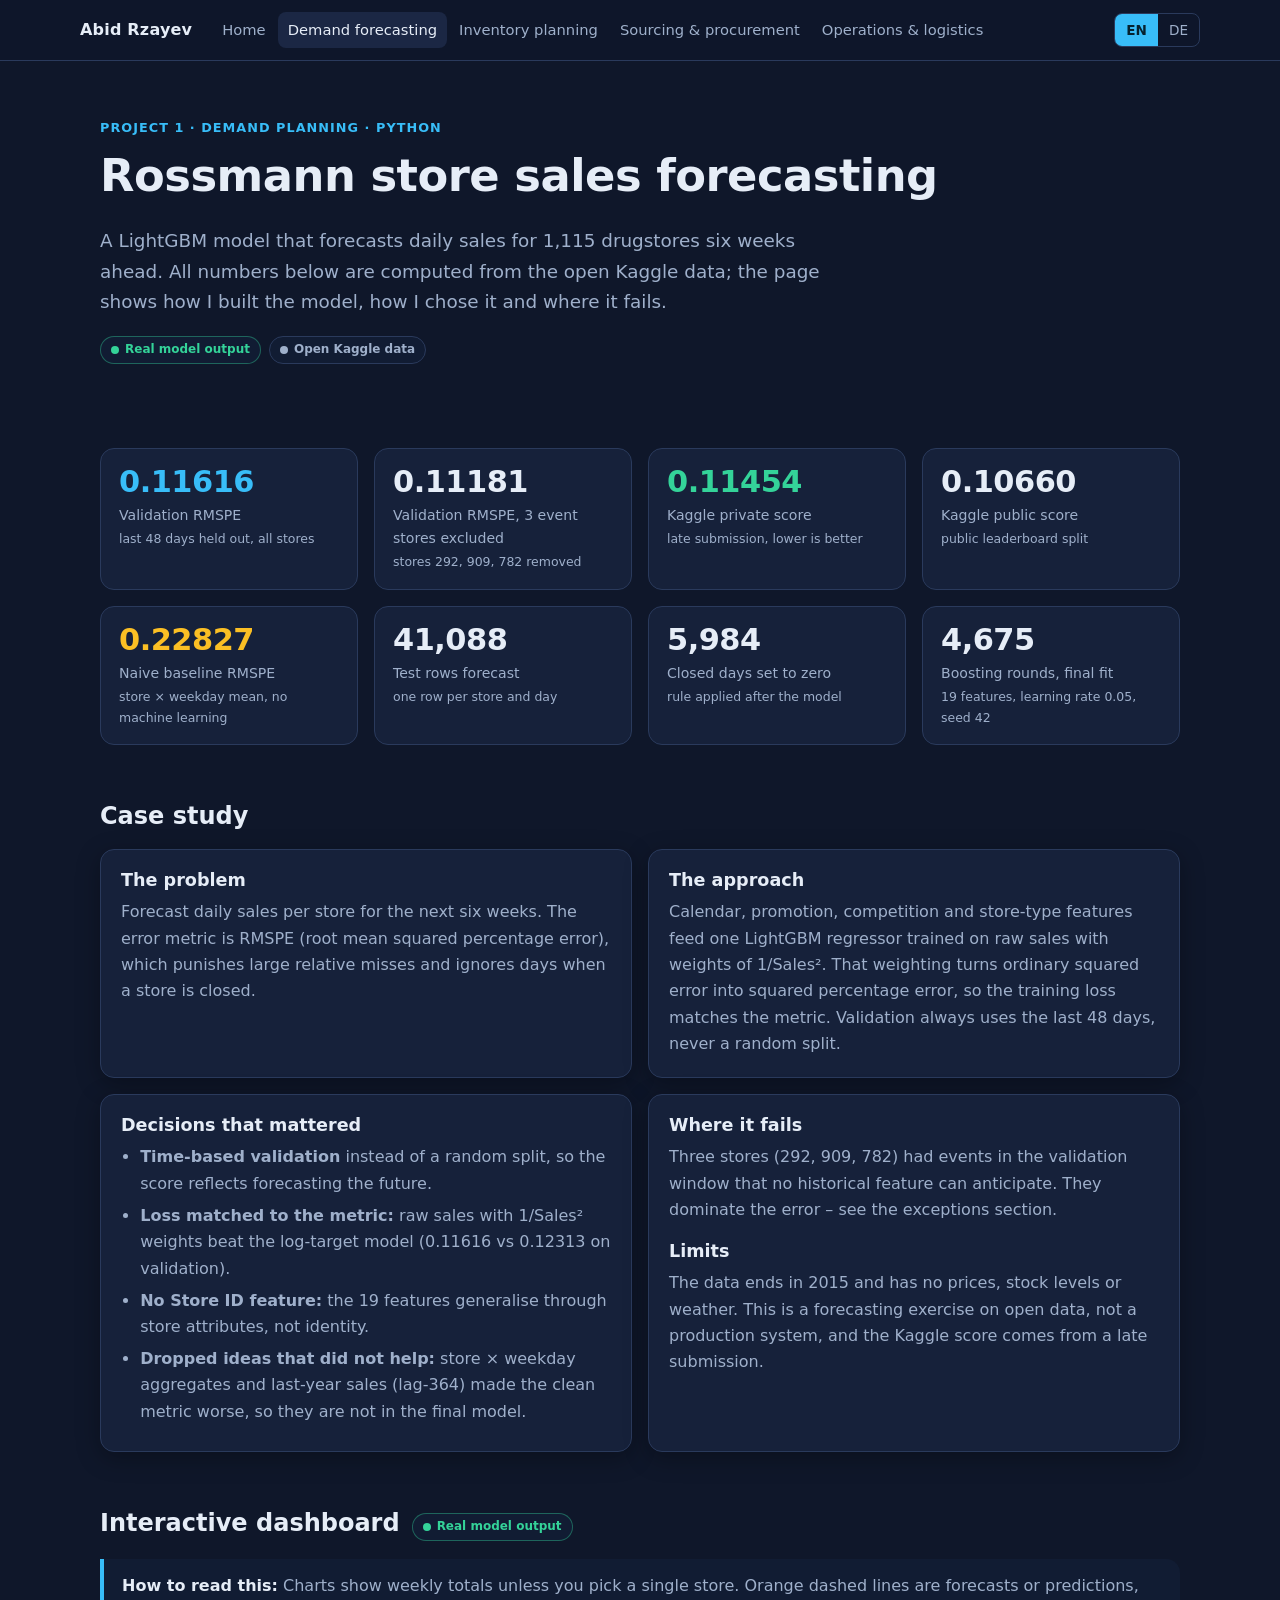
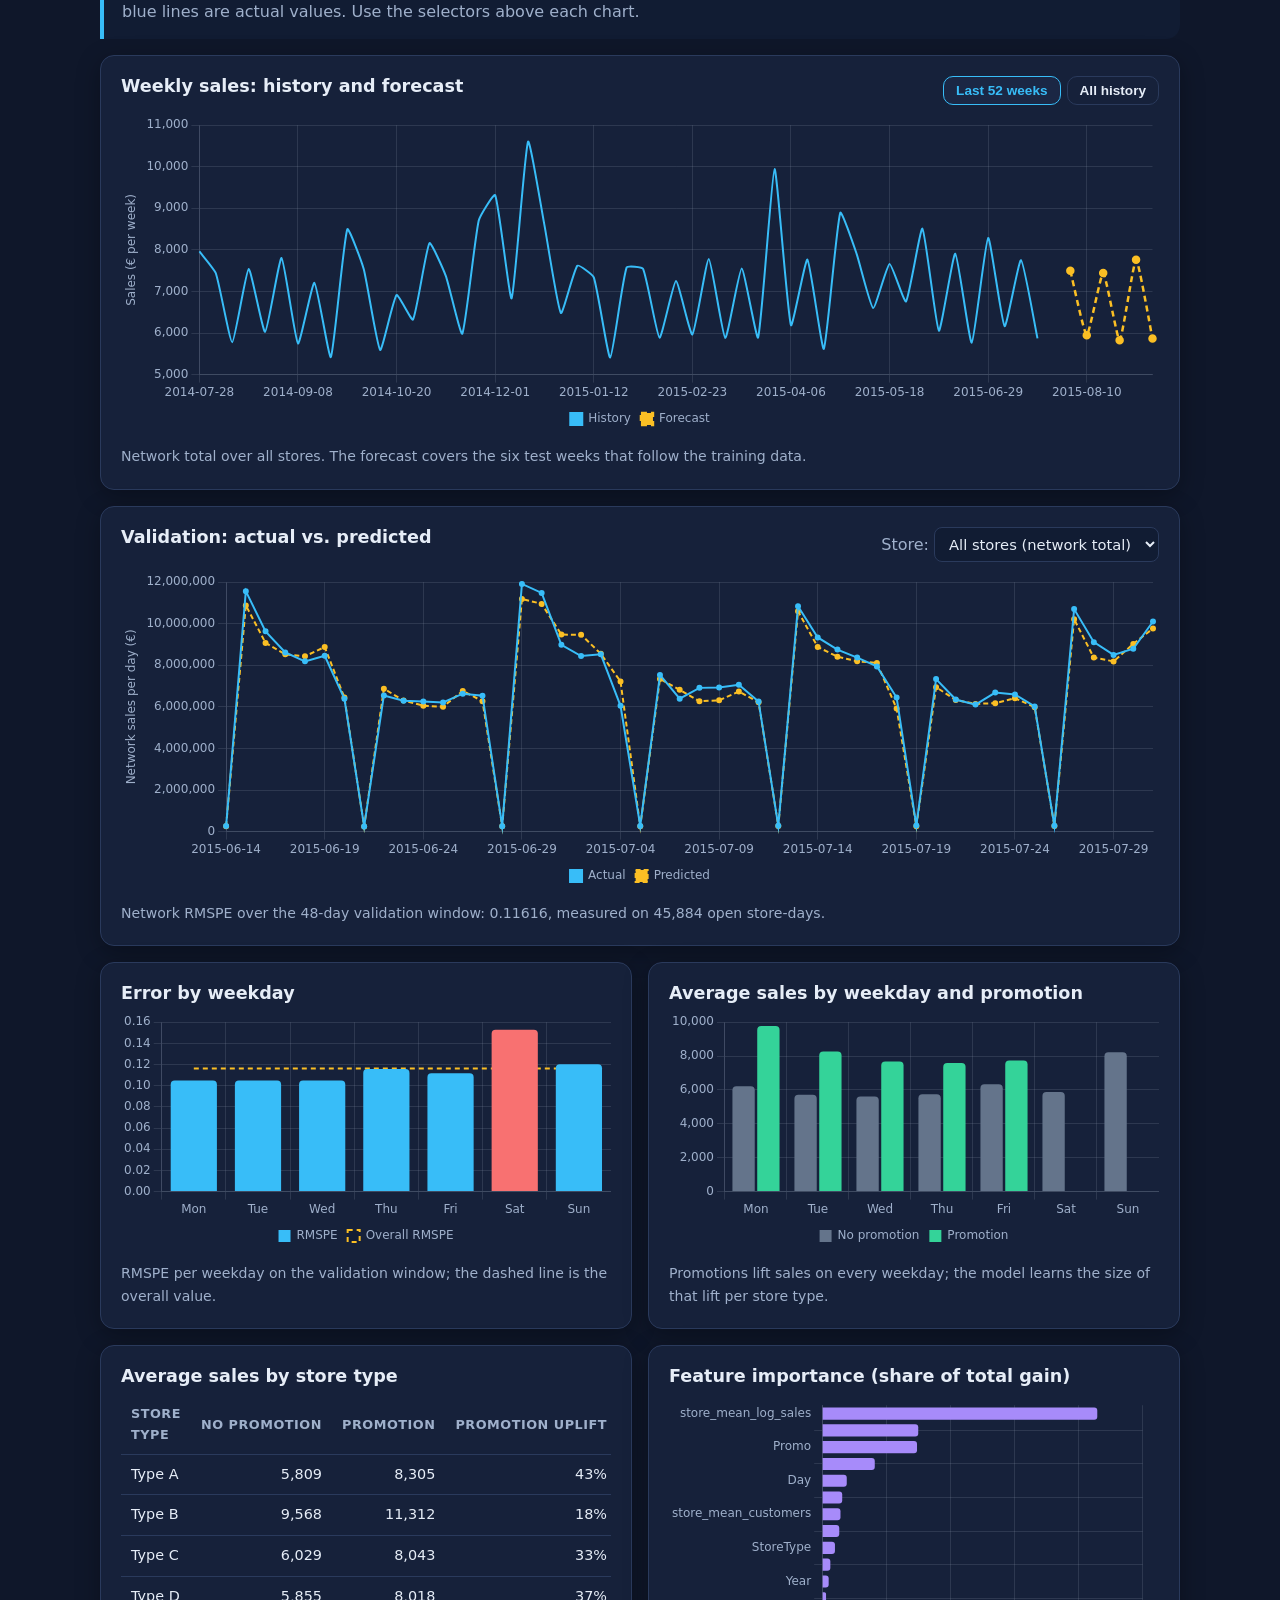
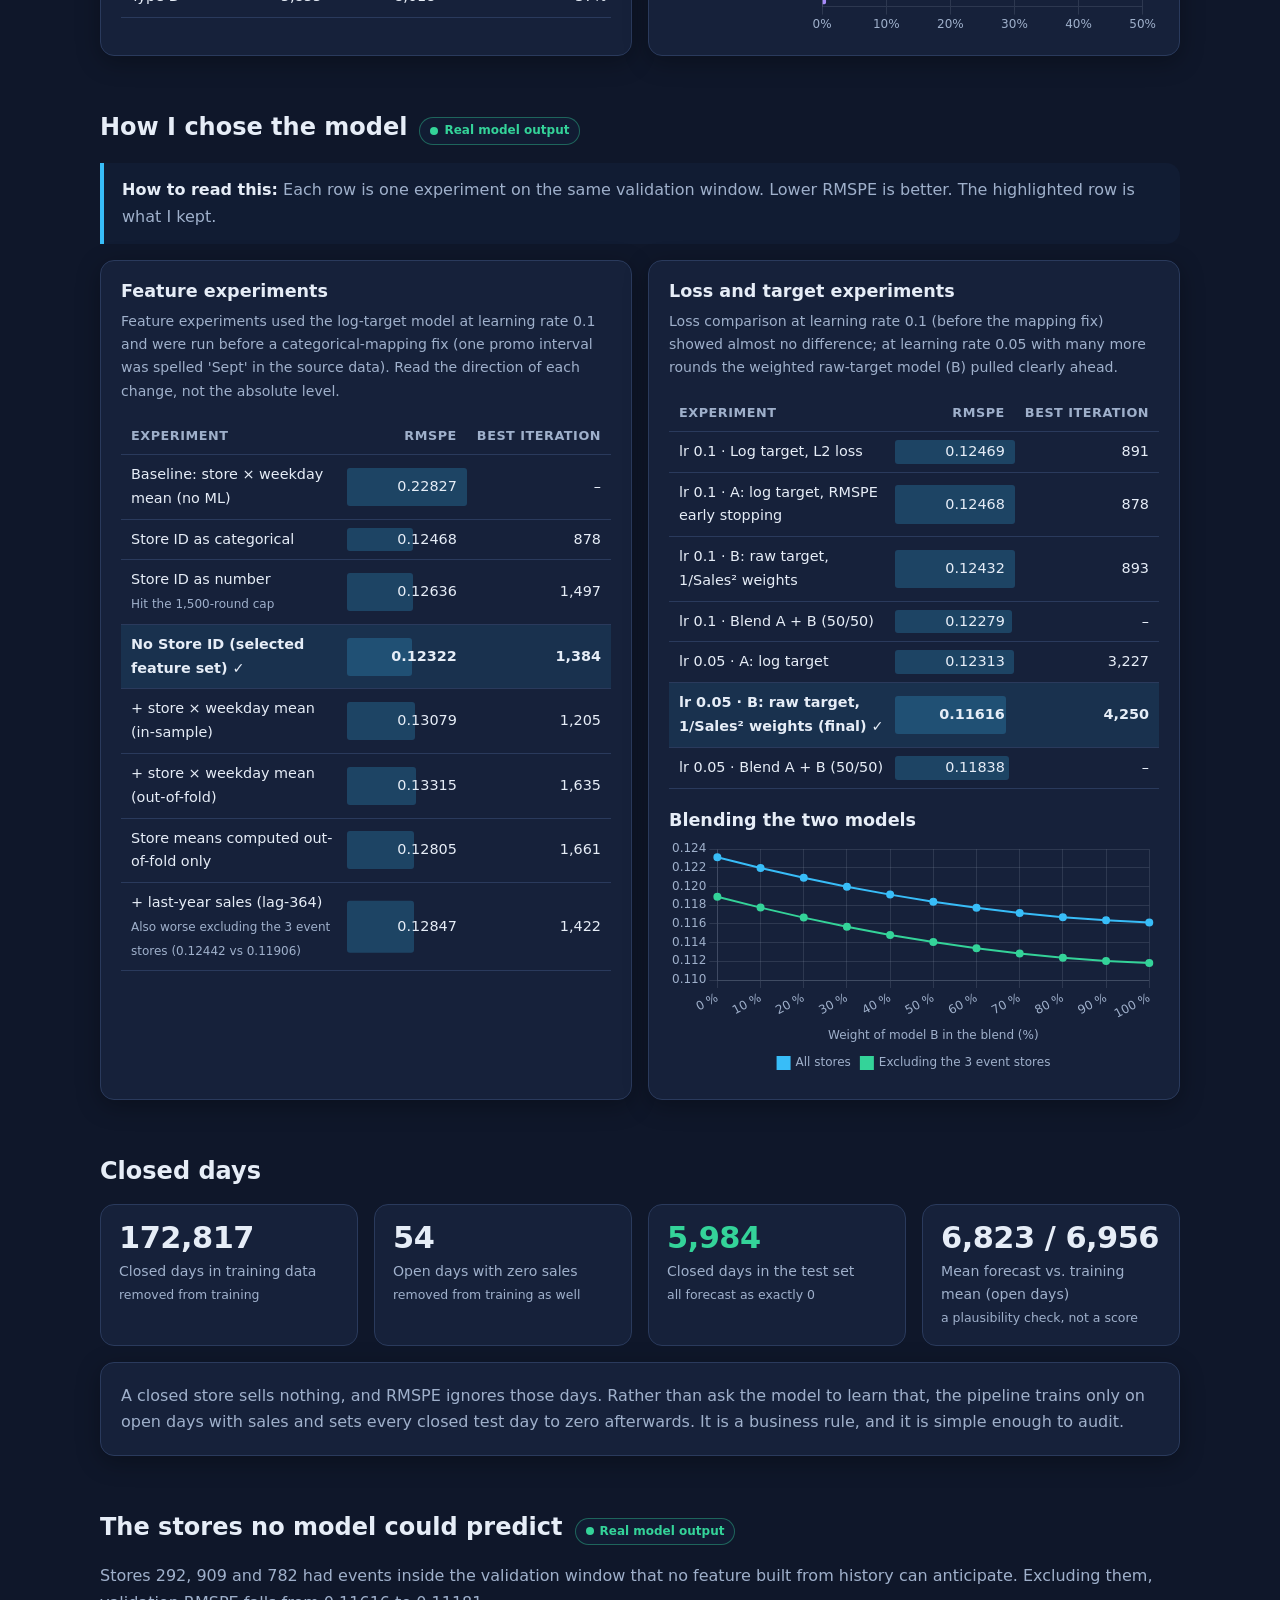
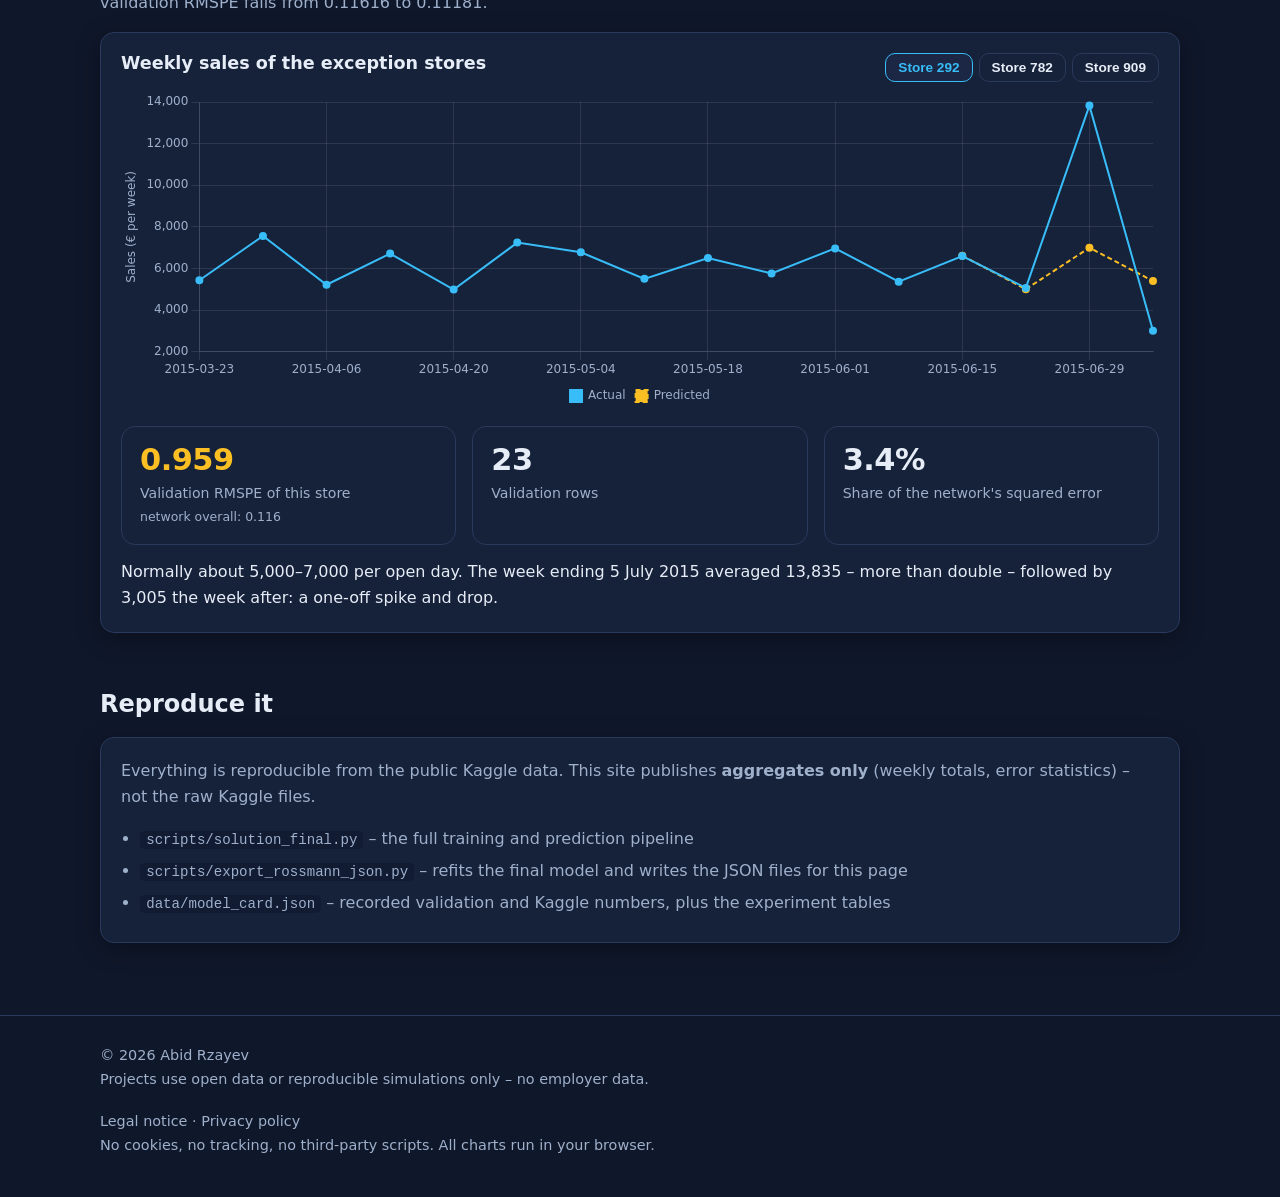
<file: projects/rossmann.html>
<!doctype html>
<html lang="en">
<head>
<meta charset="utf-8">
<meta name="viewport" content="width=device-width,initial-scale=1">
<title>Rossmann demand forecasting – Abid Rzayev</title>
<meta name="description" content="LightGBM demand forecast for 1,115 Rossmann stores: 0.11454 private RMSPE on Kaggle. Interactive dashboard with validation, promotion effects, closed days and exception stores.">
<link rel="icon" href="data:image/svg+xml,%3Csvg xmlns='http://www.w3.org/2000/svg' viewBox='0 0 32 32'%3E%3Crect width='32' height='32' rx='7' fill='%230f172a'/%3E%3Cpath d='M6 22l6-8 5 5 9-11' fill='none' stroke='%2338bdf8' stroke-width='3' stroke-linecap='round' stroke-linejoin='round'/%3E%3C/svg%3E">
<link rel="stylesheet" href="../assets/css/style.css">
</head>
<body data-page="rossmann" data-root="../" data-title="ros.title">
<main id="main" class="container">

  <section class="hero">
    <div class="eyebrow" data-i18n="ros.eyebrow"></div>
    <h1 data-i18n="ros.h1"></h1>
    <p class="lead" data-i18n="ros.lead"></p>
    <div class="chips"><span class="chip real" data-i18n="chip.real"></span><span class="chip" data-i18n="ros.chip.data"></span></div>
  </section>

  <section><div class="grid grid-4" id="kpis"></div></section>

  <section id="case">
    <div class="section-title"><h2 data-i18n="ros.case.h"></h2></div>
    <div class="grid grid-2">
      <div class="card"><h3 data-i18n="ros.case.problem.h"></h3><p class="muted" data-i18n="ros.case.problem.p"></p></div>
      <div class="card"><h3 data-i18n="ros.case.approach.h"></h3><p class="muted" data-i18n="ros.case.approach.p"></p></div>
      <div class="card"><h3 data-i18n="ros.case.dec.h"></h3>
        <ul class="clean muted">
          <li data-i18n-html="ros.case.dec.1"></li><li data-i18n-html="ros.case.dec.2"></li>
          <li data-i18n-html="ros.case.dec.3"></li><li data-i18n-html="ros.case.dec.4"></li>
        </ul></div>
      <div class="card"><h3 data-i18n="ros.case.fail.h"></h3><p class="muted" data-i18n="ros.case.fail.p"></p>
        <h3 style="margin-top:1em" data-i18n="ros.case.limit.h"></h3><p class="muted" data-i18n="ros.case.limit.p"></p></div>
    </div>
  </section>

  <section id="dashboard">
    <div class="section-title"><h2 data-i18n="ros.dash.h"></h2><span class="chip real" data-i18n="chip.real"></span></div>
    <div id="sample-banner"></div>
    <div class="callout"><strong data-i18n="howto"></strong> <span data-i18n="ros.dash.howto"></span></div>

    <div class="card" style="margin-bottom:16px">
      <div class="card-head"><h3 data-i18n="ros.c.hist"></h3>
        <div class="tabs" id="hist-range">
          <button class="btn small" data-range="52" aria-pressed="true" data-i18n="ros.range.52"></button>
          <button class="btn small" data-range="all" aria-pressed="false" data-i18n="ros.range.all"></button>
        </div></div>
      <div class="chart-box"><canvas id="ch-hist" role="img" aria-label="Weekly history and forecast"></canvas></div>
      <p class="muted" style="margin:10px 0 0;font-size:.88rem" data-i18n="ros.c.hist.note"></p>
    </div>

    <div class="card" style="margin-bottom:16px">
      <div class="card-head"><h3 data-i18n="ros.c.val"></h3>
        <label><span class="muted" data-i18n="ros.sel.store"></span> <select id="val-select"></select></label></div>
      <div class="chart-box"><canvas id="ch-val" role="img" aria-label="Validation actual versus predicted"></canvas></div>
      <p class="muted" style="margin:10px 0 0;font-size:.88rem" id="val-note"></p>
    </div>

    <div class="grid grid-2" style="margin-bottom:16px">
      <div class="card"><h3 data-i18n="ros.c.dow"></h3><div class="chart-box short"><canvas id="ch-dow" role="img" aria-label="RMSPE by weekday"></canvas></div>
        <p class="muted" style="margin:10px 0 0;font-size:.88rem" data-i18n="ros.c.dow.note"></p></div>
      <div class="card"><h3 data-i18n="ros.c.promo"></h3><div class="chart-box short"><canvas id="ch-promo" role="img" aria-label="Sales by weekday and promotion"></canvas></div>
        <p class="muted" style="margin:10px 0 0;font-size:.88rem" data-i18n="ros.c.promo.note"></p></div>
    </div>

    <div class="grid grid-2" style="margin-bottom:16px">
      <div class="card"><h3 data-i18n="ros.c.type"></h3><div class="table-wrap"><table class="data" id="tbl-type"></table></div></div>
      <div class="card"><h3 data-i18n="ros.c.imp"></h3><div class="chart-box short"><canvas id="ch-imp" role="img" aria-label="Feature importance"></canvas></div></div>
    </div>
  </section>

  <section id="selection">
    <div class="section-title"><h2 data-i18n="ros.sel.h"></h2><span class="chip real" data-i18n="chip.real"></span></div>
    <div class="callout"><strong data-i18n="howto"></strong> <span data-i18n="ros.sel.howto"></span></div>
    <div class="grid grid-2">
      <div class="card"><h3 data-i18n="ros.exp.feat.h"></h3><p class="muted" style="font-size:.88rem" id="feat-note"></p>
        <div class="table-wrap"><table class="data" id="tbl-feat"></table></div></div>
      <div class="card"><h3 data-i18n="ros.exp.loss.h"></h3><p class="muted" style="font-size:.88rem" id="loss-note"></p>
        <div class="table-wrap"><table class="data" id="tbl-loss"></table></div>
        <h3 style="margin-top:1.2em" data-i18n="ros.c.blend"></h3>
        <div class="chart-box short"><canvas id="ch-blend" role="img" aria-label="Blend weight versus RMSPE"></canvas></div></div>
    </div>
  </section>

  <section id="closed">
    <div class="section-title"><h2 data-i18n="ros.closed.h"></h2></div>
    <div class="grid grid-4" id="closed-kpis" style="margin-bottom:16px"></div>
    <div class="card"><p class="muted" data-i18n="ros.closed.p"></p></div>
  </section>

  <section id="exceptions">
    <div class="section-title"><h2 data-i18n="ros.exc.h"></h2><span class="chip real" data-i18n="chip.real"></span></div>
    <p class="muted" id="exc-summary"></p>
    <div class="card">
      <div class="card-head"><h3 data-i18n="ros.exc.chart"></h3><div class="tabs" id="exc-tabs"></div></div>
      <div class="chart-box"><canvas id="ch-exc" role="img" aria-label="Weekly sales of an exception store"></canvas></div>
      <div class="grid grid-3" id="exc-kpis" style="margin-top:14px"></div>
      <p id="exc-note" style="margin:14px 0 0"></p>
    </div>
  </section>

  <section id="repro">
    <div class="section-title"><h2 data-i18n="ros.repro.h"></h2></div>
    <div class="card">
      <p class="muted" data-i18n-html="ros.repro.p"></p>
      <ul class="clean muted">
        <li><code>scripts/solution_final.py</code> – <span data-i18n="ros.repro.1"></span></li>
        <li><code>scripts/export_rossmann_json.py</code> – <span data-i18n="ros.repro.2"></span></li>
        <li><code>data/model_card.json</code> – <span data-i18n="ros.repro.3"></span></li>
      </ul>
    </div>
  </section>

</main>
<script src="../assets/js/vendor/chart.umd.min.js" defer></script>
<script src="../assets/js/i18n.js" defer></script>
<script src="../assets/js/charts.js" defer></script>
<script src="../assets/js/pages/rossmann.js" defer></script>
</body>
</html>
</file>
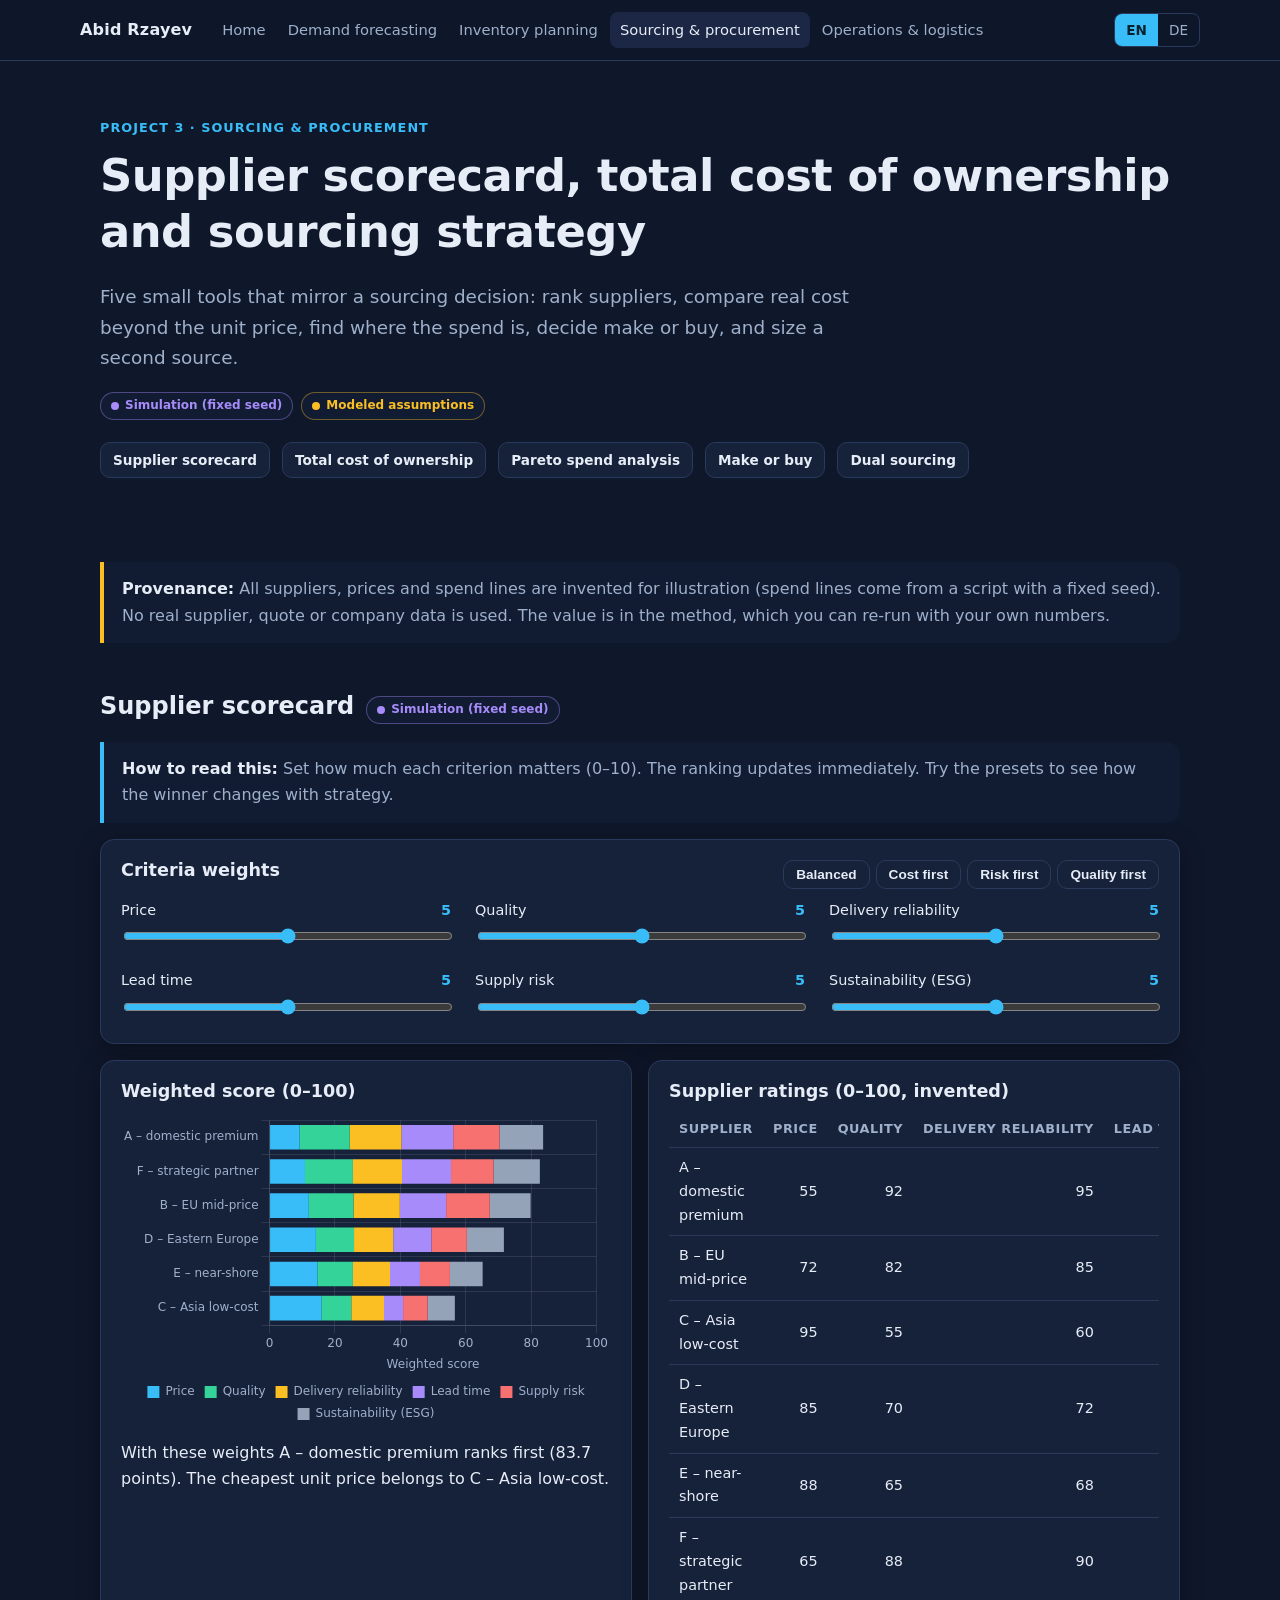
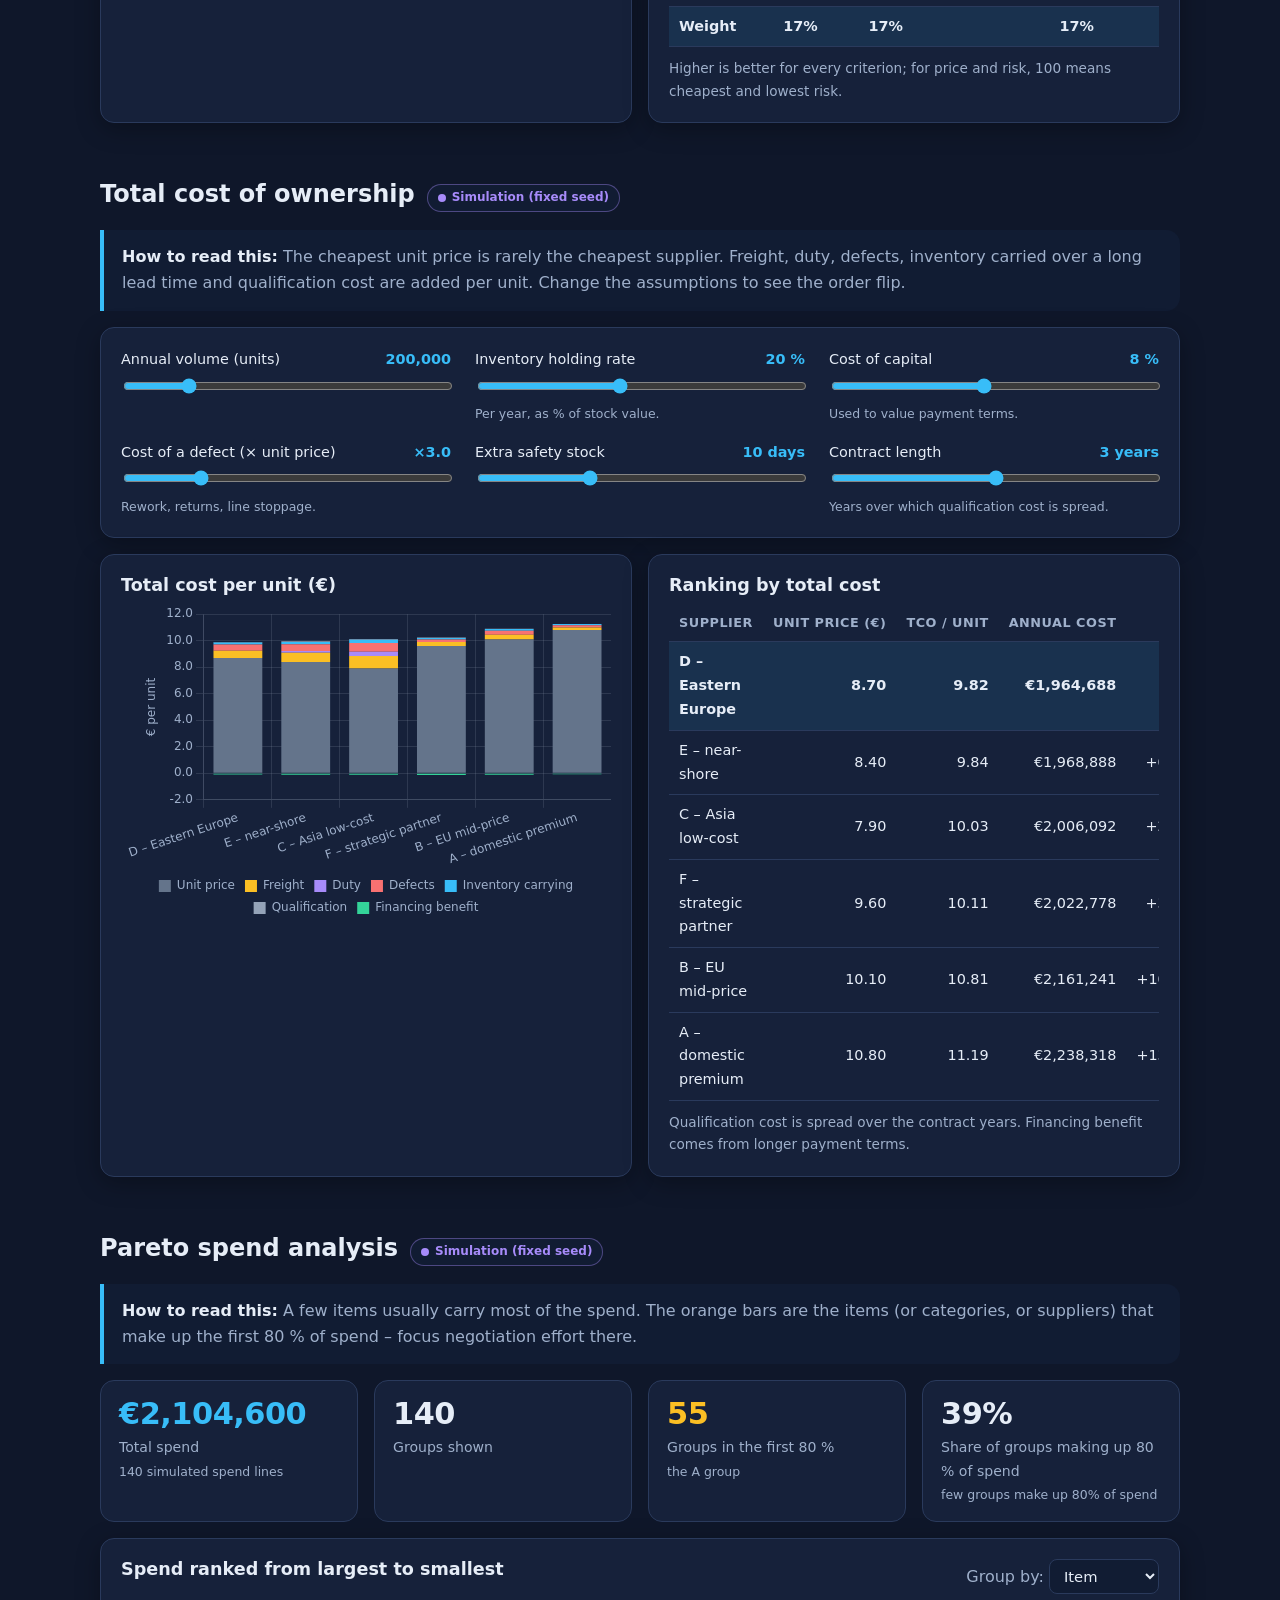
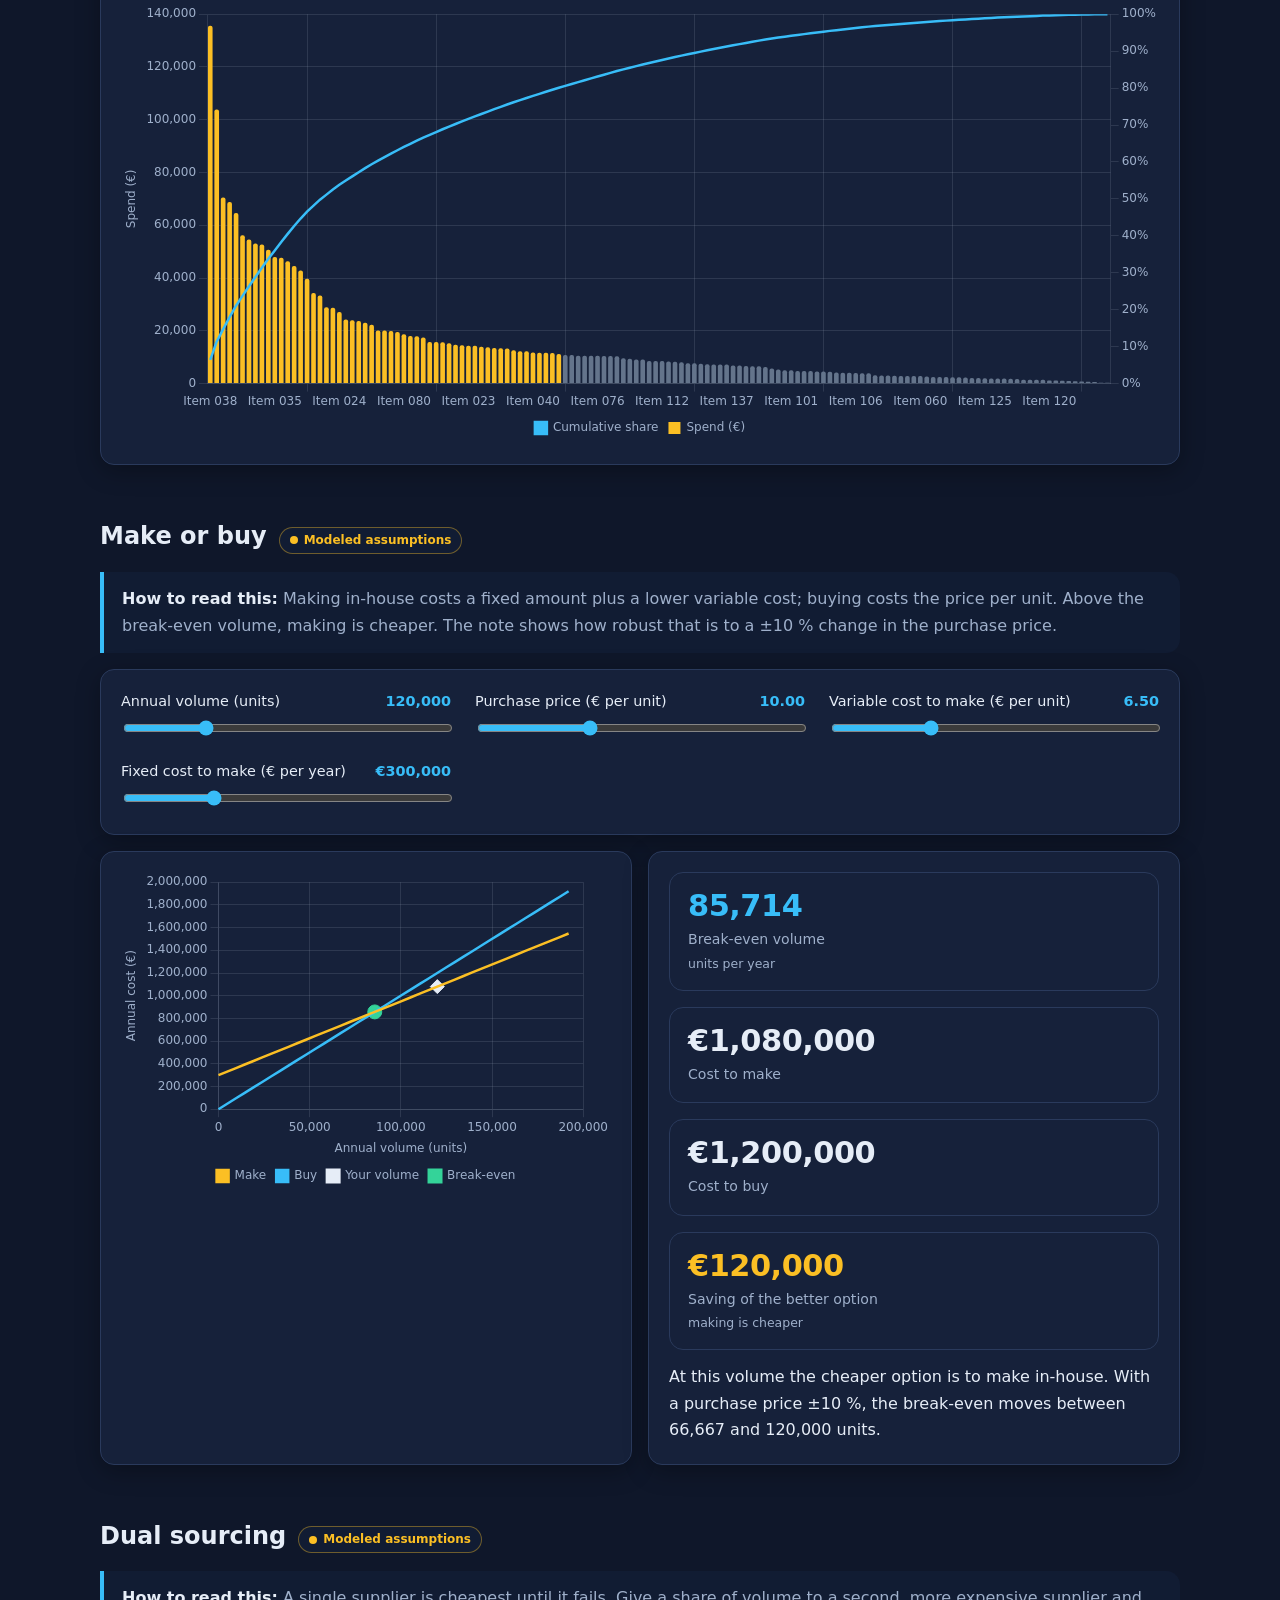
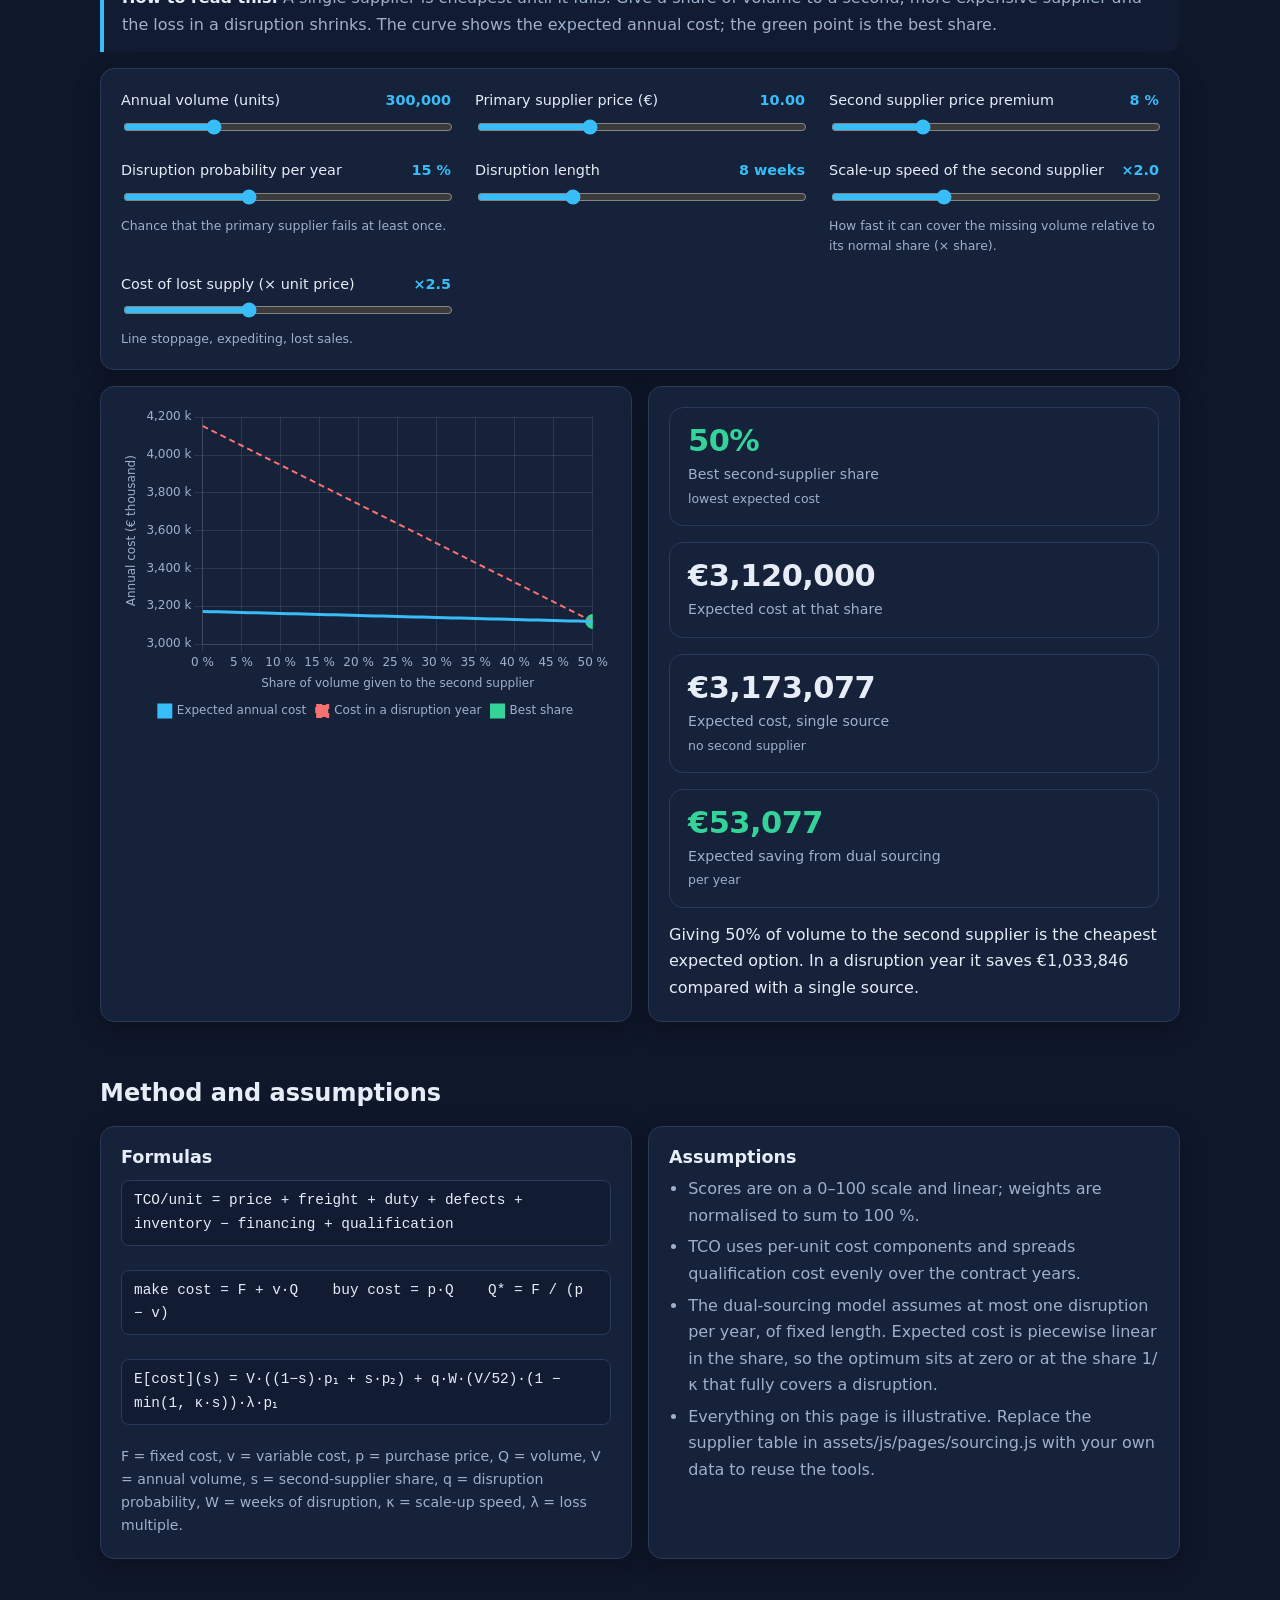
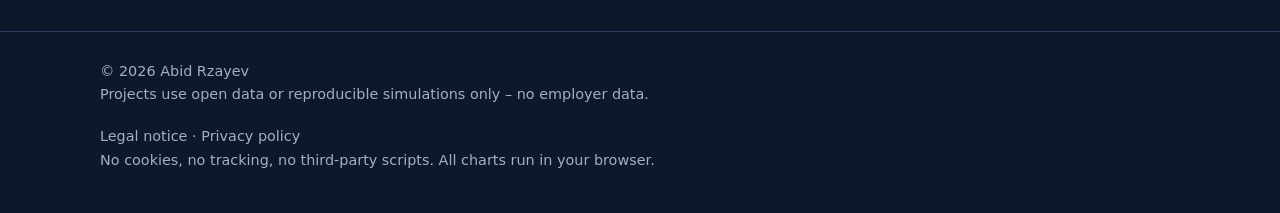
<file: projects/sourcing.html>
<!doctype html>
<html lang="en">
<head>
<meta charset="utf-8">
<meta name="viewport" content="width=device-width,initial-scale=1">
<title>Sourcing &amp; procurement – Abid Rzayev</title>
<meta name="description" content="Interactive sourcing tools on simulated data: weighted supplier scorecard, total cost of ownership, Pareto spend analysis, make-or-buy and dual-sourcing break-evens.">
<link rel="icon" href="data:image/svg+xml,%3Csvg xmlns='http://www.w3.org/2000/svg' viewBox='0 0 32 32'%3E%3Crect width='32' height='32' rx='7' fill='%230f172a'/%3E%3Cpath d='M6 22l6-8 5 5 9-11' fill='none' stroke='%2338bdf8' stroke-width='3' stroke-linecap='round' stroke-linejoin='round'/%3E%3C/svg%3E">
<link rel="stylesheet" href="../assets/css/style.css">
</head>
<body data-page="sourcing" data-root="../" data-title="src.title">
<main id="main" class="container">

  <section class="hero">
    <div class="eyebrow" data-i18n="src.eyebrow"></div>
    <h1 data-i18n="src.h1"></h1>
    <p class="lead" data-i18n="src.lead"></p>
    <div class="chips"><span class="chip sim" data-i18n="chip.sim"></span><span class="chip model" data-i18n="chip.model"></span></div>
    <div class="hero-actions">
      <a class="btn small" href="#t-score" data-i18n="src.t1.h"></a><a class="btn small" href="#t-tco" data-i18n="src.t2.h"></a>
      <a class="btn small" href="#t-pareto" data-i18n="src.t3.h"></a><a class="btn small" href="#t-mvb" data-i18n="src.t4.h"></a>
      <a class="btn small" href="#t-dual" data-i18n="src.t5.h"></a>
    </div>
  </section>

  <div class="callout warn"><strong data-i18n="src.prov.h"></strong> <span data-i18n="src.prov.p"></span></div>

  <section id="t-score">
    <div class="section-title"><h2 data-i18n="src.t1.h"></h2><span class="chip sim" data-i18n="chip.sim"></span></div>
    <div class="callout"><strong data-i18n="howto"></strong> <span data-i18n="src.t1.howto"></span></div>
    <div class="card" style="margin-bottom:16px">
      <div class="card-head"><h3 data-i18n="src.t1.weights"></h3>
        <div class="tabs" id="presets">
          <button class="btn small" data-preset="balanced" data-i18n="src.preset.balanced"></button>
          <button class="btn small" data-preset="cost" data-i18n="src.preset.cost"></button>
          <button class="btn small" data-preset="risk" data-i18n="src.preset.risk"></button>
          <button class="btn small" data-preset="quality" data-i18n="src.preset.quality"></button>
        </div></div>
      <div class="controls" id="ctl-score"></div>
    </div>
    <div class="grid grid-2">
      <div class="card"><h3 data-i18n="src.t1.chart"></h3><div class="chart-box"><canvas id="ch-score" role="img" aria-label="Weighted supplier scores"></canvas></div>
        <p id="score-note" style="margin:10px 0 0"></p></div>
      <div class="card"><h3 data-i18n="src.t1.inputs"></h3><div class="table-wrap"><table class="data" id="tbl-score"></table></div>
        <p class="muted" style="margin:10px 0 0;font-size:.85rem" data-i18n="src.t1.inputs.note"></p></div>
    </div>
  </section>

  <section id="t-tco">
    <div class="section-title"><h2 data-i18n="src.t2.h"></h2><span class="chip sim" data-i18n="chip.sim"></span></div>
    <div class="callout"><strong data-i18n="howto"></strong> <span data-i18n="src.t2.howto"></span></div>
    <div class="card" style="margin-bottom:16px"><div class="controls" id="ctl-tco"></div></div>
    <div class="grid grid-2">
      <div class="card"><h3 data-i18n="src.t2.chart"></h3><div class="chart-box"><canvas id="ch-tco" role="img" aria-label="Total cost of ownership per unit"></canvas></div></div>
      <div class="card"><h3 data-i18n="src.t2.table"></h3><div class="table-wrap"><table class="data" id="tbl-tco"></table></div>
        <p class="muted" style="margin:10px 0 0;font-size:.85rem" data-i18n="src.t2.note"></p></div>
    </div>
  </section>

  <section id="t-pareto">
    <div class="section-title"><h2 data-i18n="src.t3.h"></h2><span class="chip sim" data-i18n="chip.sim"></span></div>
    <div class="callout"><strong data-i18n="howto"></strong> <span data-i18n="src.t3.howto"></span></div>
    <div class="grid grid-4" id="pa-kpis" style="margin-bottom:16px"></div>
    <div class="card">
      <div class="card-head"><h3 data-i18n="src.t3.chart"></h3>
        <label><span class="muted" data-i18n="src.t3.group"></span> <select id="pa-group">
          <option value="item" data-i18n="src.t3.g.item"></option><option value="cat" data-i18n="src.t3.g.cat"></option><option value="sup" data-i18n="src.t3.g.sup"></option>
        </select></label></div>
      <div class="chart-box tall"><canvas id="ch-pareto" role="img" aria-label="Pareto chart of spend"></canvas></div>
    </div>
  </section>

  <section id="t-mvb">
    <div class="section-title"><h2 data-i18n="src.t4.h"></h2><span class="chip model" data-i18n="chip.model"></span></div>
    <div class="callout"><strong data-i18n="howto"></strong> <span data-i18n="src.t4.howto"></span></div>
    <div class="card" style="margin-bottom:16px"><div class="controls" id="ctl-mvb"></div></div>
    <div class="grid grid-2">
      <div class="card"><div class="chart-box"><canvas id="ch-mvb" role="img" aria-label="Make versus buy total cost"></canvas></div></div>
      <div class="card"><div class="grid grid-2" id="mvb-kpis"></div><p id="mvb-note" style="margin:14px 0 0"></p></div>
    </div>
  </section>

  <section id="t-dual">
    <div class="section-title"><h2 data-i18n="src.t5.h"></h2><span class="chip model" data-i18n="chip.model"></span></div>
    <div class="callout"><strong data-i18n="howto"></strong> <span data-i18n="src.t5.howto"></span></div>
    <div class="card" style="margin-bottom:16px"><div class="controls" id="ctl-dual"></div></div>
    <div class="grid grid-2">
      <div class="card"><div class="chart-box"><canvas id="ch-dual" role="img" aria-label="Expected annual cost versus secondary supplier share"></canvas></div></div>
      <div class="card"><div class="grid grid-2" id="dual-kpis"></div><p id="dual-note" style="margin:14px 0 0"></p></div>
    </div>
  </section>

  <section id="method">
    <div class="section-title"><h2 data-i18n="src.m.h"></h2></div>
    <div class="grid grid-2">
      <div class="card"><h3 data-i18n="src.m.f.h"></h3>
        <p><span class="formula">TCO/unit = price + freight + duty + defects + inventory − financing + qualification</span></p>
        <p><span class="formula">make cost = F + v·Q &nbsp;&nbsp; buy cost = p·Q &nbsp;&nbsp; Q* = F / (p − v)</span></p>
        <p><span class="formula">E[cost](s) = V·((1−s)·p₁ + s·p₂) + q·W·(V/52)·(1 − min(1, κ·s))·λ·p₁</span></p>
        <p class="muted" style="font-size:.88rem" data-i18n="src.m.f.legend"></p></div>
      <div class="card"><h3 data-i18n="src.m.a.h"></h3>
        <ul class="clean muted"><li data-i18n="src.m.a.1"></li><li data-i18n="src.m.a.2"></li><li data-i18n="src.m.a.3"></li><li data-i18n="src.m.a.4"></li></ul></div>
    </div>
  </section>

</main>
<script src="../assets/js/vendor/chart.umd.min.js" defer></script>
<script src="../assets/js/calc.js" defer></script>
<script src="../assets/js/i18n.js" defer></script>
<script src="../assets/js/charts.js" defer></script>
<script src="../assets/js/pages/sourcing.js" defer></script>
</body>
</html>
</file>
<file: assets/css/style.css>
/* abidrzayev.com – shared styles. System fonts only (no webfont requests). */
:root{
  --bg:#0f172a; --bg2:#111c33; --card:#16213a; --card2:#1b2744; --line:#2a3a5c;
  --text:#e6edf7; --muted:#9fb0cb; --accent:#38bdf8; --accent2:#34d399;
  --warn:#fbbf24; --bad:#f87171; --violet:#a78bfa; --radius:14px;
  --shadow:0 6px 24px rgba(0,0,0,.30);
}
*{box-sizing:border-box}
html{scroll-behavior:smooth}
body{margin:0;background:var(--bg);color:var(--text);
  font:16px/1.65 system-ui,-apple-system,"Segoe UI",Roboto,"Helvetica Neue",Arial,sans-serif;
  -webkit-font-smoothing:antialiased}
a{color:var(--accent);text-decoration:none}
a:hover{text-decoration:underline}
a:focus-visible,button:focus-visible,select:focus-visible,input:focus-visible{outline:2px solid var(--accent);outline-offset:2px}
h1,h2,h3{line-height:1.25;margin:0 0 .5em}
h1{font-size:clamp(1.9rem,4.2vw,2.8rem);letter-spacing:-.5px}
h2{font-size:1.5rem;margin-top:0}
h3{font-size:1.1rem}
p{margin:0 0 1em}
small,.muted{color:var(--muted)}
.container{max-width:1120px;margin:0 auto;padding:0 20px}
section{margin:0 0 56px}
.section-title{display:flex;align-items:baseline;gap:12px;flex-wrap:wrap;margin:48px 0 18px}
.section-title h2{margin:0}
.lead{font-size:1.15rem;color:var(--muted);max-width:760px}

/* header / footer */
header.site{position:sticky;top:0;z-index:50;background:rgba(15,23,42,.93);
  backdrop-filter:blur(8px);border-bottom:1px solid var(--line)}
.nav{display:flex;align-items:center;gap:14px;min-height:60px;flex-wrap:wrap;padding:8px 0}
.brand{font-weight:700;color:var(--text);letter-spacing:.2px;margin-right:6px}
.brand:hover{text-decoration:none}
.nav-links{display:flex;gap:2px;flex:1;flex-wrap:wrap}
.nav-links a{color:var(--muted);padding:6px 10px;border-radius:8px;font-size:.92rem}
.nav-links a:hover{color:var(--text);text-decoration:none;background:var(--card)}
.nav-links a[aria-current=page]{color:var(--text);background:var(--card2)}
.lang{display:flex;border:1px solid var(--line);border-radius:8px;overflow:hidden}
.lang a{padding:5px 11px;font-size:.85rem;color:var(--muted)}
.lang a:hover{text-decoration:none;color:var(--text)}
.lang a[aria-current=true]{background:var(--accent);color:#06222e;font-weight:700}
footer.site{border-top:1px solid var(--line);margin-top:72px;padding:28px 0 40px;color:var(--muted);font-size:.9rem}
footer.site .row{display:flex;gap:18px;flex-wrap:wrap;justify-content:space-between}
footer.site a{color:var(--muted)}

/* hero */
.hero{padding:56px 0 28px}
.eyebrow{color:var(--accent);font-weight:600;letter-spacing:.08em;text-transform:uppercase;font-size:.8rem;margin-bottom:10px}
.hero-actions{display:flex;gap:12px;flex-wrap:wrap;margin-top:22px}
.btn{display:inline-block;padding:10px 18px;border-radius:10px;border:1px solid var(--line);
  background:var(--card);color:var(--text);font-weight:600;cursor:pointer;font-size:.95rem}
.btn:hover{text-decoration:none;border-color:var(--accent)}
.btn.primary{background:var(--accent);color:#06222e;border-color:var(--accent)}
.btn.small{padding:6px 12px;font-size:.85rem}
.btn[aria-pressed=true]{background:var(--card2);border-color:var(--accent);color:var(--accent)}

/* layout helpers */
.grid{display:grid;gap:16px}
.grid-2{grid-template-columns:repeat(auto-fit,minmax(min(100%,420px),1fr))}
.grid-3{grid-template-columns:repeat(auto-fit,minmax(min(100%,300px),1fr))}
.grid-4{grid-template-columns:repeat(auto-fit,minmax(min(100%,230px),1fr))}
.card{background:var(--card);border:1px solid var(--line);border-radius:var(--radius);padding:20px;box-shadow:var(--shadow)}
.card h3{margin-bottom:.4em}
.card p:last-child{margin-bottom:0}
a.card{display:block;color:inherit}
a.card:hover{text-decoration:none;border-color:var(--accent);transform:translateY(-2px)}
a.card{transition:transform .15s,border-color .15s}
.card .more{color:var(--accent);font-weight:600;font-size:.92rem}

/* KPI */
.kpi{background:var(--card);border:1px solid var(--line);border-radius:var(--radius);padding:16px 18px}
.kpi .v{font-size:1.9rem;font-weight:750;letter-spacing:-.5px;line-height:1.15;font-variant-numeric:tabular-nums}
.kpi .l{color:var(--muted);font-size:.88rem;margin-top:4px}
.kpi .s{color:var(--muted);font-size:.78rem;margin-top:2px}
.kpi.good .v{color:var(--accent2)} .kpi.warn .v{color:var(--warn)} .kpi.bad .v{color:var(--bad)} .kpi.blue .v{color:var(--accent)}

/* chips / provenance */
.chips{display:flex;gap:8px;flex-wrap:wrap;margin:10px 0 0}
.chip{display:inline-flex;align-items:center;gap:6px;font-size:.75rem;font-weight:600;padding:3px 10px;border-radius:999px;border:1px solid var(--line);color:var(--muted);background:var(--bg2);white-space:nowrap}
.chip::before{content:"";width:8px;height:8px;border-radius:50%;background:var(--muted)}
.chip.real{color:var(--accent2);border-color:rgba(52,211,153,.4)} .chip.real::before{background:var(--accent2)}
.chip.model{color:var(--warn);border-color:rgba(251,191,36,.4)} .chip.model::before{background:var(--warn)}
.chip.sim{color:var(--violet);border-color:rgba(167,139,250,.4)} .chip.sim::before{background:var(--violet)}
.chip.sample{color:var(--bad);border-color:rgba(248,113,113,.4)} .chip.sample::before{background:var(--bad)}

/* callout + banner */
.callout{border-left:4px solid var(--accent);background:var(--bg2);border-radius:0 var(--radius) var(--radius) 0;padding:14px 18px;margin:16px 0;color:var(--muted)}
.callout strong:first-child{color:var(--text)}
.callout.warn{border-left-color:var(--warn)}
.banner{background:rgba(251,191,36,.12);border:1px solid rgba(251,191,36,.5);color:var(--warn);padding:10px 14px;border-radius:10px;margin:0 0 16px;font-size:.92rem}

/* charts */
.chart-box{position:relative;height:320px}
.chart-box.tall{height:440px}
.chart-box.short{height:240px}
.card-head{display:flex;justify-content:space-between;align-items:flex-start;gap:12px;flex-wrap:wrap;margin-bottom:10px}
.card-head h3{margin:0}
.tabs{display:flex;gap:6px;flex-wrap:wrap}

/* controls */
.controls{display:grid;gap:16px 24px;grid-template-columns:repeat(auto-fit,minmax(min(100%,260px),1fr))}
.ctl label{display:flex;justify-content:space-between;gap:10px;font-size:.9rem;margin-bottom:4px}
.ctl label output{color:var(--accent);font-weight:700;font-variant-numeric:tabular-nums}
.ctl input[type=range]{width:100%;accent-color:var(--accent)}
.ctl .hint{font-size:.78rem;color:var(--muted);margin-top:2px}
select,input[type=number]{background:var(--bg2);color:var(--text);border:1px solid var(--line);border-radius:8px;padding:7px 10px;font:inherit;font-size:.92rem;max-width:100%}
input[type=number]{width:100%}

/* tables */
.table-wrap{overflow-x:auto}
table.data{width:100%;border-collapse:collapse;font-size:.9rem;font-variant-numeric:tabular-nums}
table.data th,table.data td{padding:8px 10px;border-bottom:1px solid var(--line);text-align:right;white-space:nowrap}
table.data th:first-child,table.data td:first-child{text-align:left;white-space:normal}
table.data th{color:var(--muted);font-weight:600;font-size:.8rem;text-transform:uppercase;letter-spacing:.04em}
table.data tr.sel td{background:rgba(56,189,248,.10);font-weight:600}
table.data td.note{text-align:left;white-space:normal;color:var(--muted);min-width:220px}
.bar-cell{position:relative;min-width:120px}
.bar-cell .bar{position:absolute;left:0;top:50%;height:60%;transform:translateY(-50%);background:rgba(56,189,248,.22);border-radius:3px}
.bar-cell span{position:relative}
.matrix td.cellv{text-align:center;white-space:normal}
.matrix .big{font-weight:700;font-size:1rem}
.matrix .sub{font-size:.75rem;color:var(--muted)}

/* misc */
ul.clean{margin:0;padding-left:1.2em}
ul.clean li{margin:.35em 0}
code,pre{font-family:ui-monospace,SFMono-Regular,Menlo,Consolas,monospace;font-size:.88em}
code{background:var(--bg2);padding:1px 6px;border-radius:5px}
pre{background:var(--bg2);padding:14px;border-radius:10px;overflow-x:auto;border:1px solid var(--line)}
.formula{font-family:ui-monospace,Menlo,Consolas,monospace;background:var(--bg2);border:1px solid var(--line);border-radius:8px;padding:8px 12px;display:inline-block;margin:4px 0;font-size:.9rem}
.steps{counter-reset:s;list-style:none;padding:0;margin:0}
.steps li{counter-increment:s;position:relative;padding-left:44px;margin:0 0 14px}
.steps li::before{content:counter(s);position:absolute;left:0;top:0;width:30px;height:30px;border-radius:50%;background:var(--card2);border:1px solid var(--line);color:var(--accent);display:grid;place-items:center;font-weight:700;font-size:.9rem}
.tag{font-size:.75rem;color:var(--muted);text-transform:uppercase;letter-spacing:.06em}
.placeholder{background:rgba(251,191,36,.12);color:var(--warn);padding:0 4px;border-radius:4px}
.legal h1{font-size:2rem} .legal h2{font-size:1.2rem;margin-top:1.8em}
html[lang=de] .lang-en{display:none} html[lang=en] .lang-de{display:none}
@media (prefers-reduced-motion:reduce){*{transition:none!important;animation:none!important;scroll-behavior:auto!important}}
@media (max-width:640px){.hero{padding-top:36px}.kpi .v{font-size:1.55rem}.chart-box{height:280px}}
.skip{position:absolute;left:-999px;top:0;background:var(--accent);color:#06222e;padding:8px 12px;border-radius:0 0 8px 0;z-index:100}.skip:focus{left:0}

/* hero with portrait, skills */
.hero-grid{display:grid;grid-template-columns:1fr 250px;gap:40px;align-items:center}
.hero-grid .portrait{justify-self:end}
.portrait img{width:250px;height:250px;object-fit:cover;border-radius:50%;border:3px solid var(--line);box-shadow:var(--shadow);display:block}
@media(max-width:760px){.hero-grid{grid-template-columns:1fr}.hero-grid .portrait{order:-1;justify-self:start}.portrait img{width:150px;height:150px}}
.skill-tags{display:flex;gap:7px;flex-wrap:wrap;margin:12px 0 14px;padding:0;list-style:none}
.skill-tags li{font-size:.8rem;padding:3px 10px;border-radius:999px;border:1px solid var(--line);background:var(--bg2);color:var(--text)}
.skill-card .more{margin:0;font-size:.88rem}
.facts{list-style:none;margin:0;padding:0}.facts li{padding:10px 0;border-bottom:1px solid var(--line)}.facts li:last-child{border-bottom:0}
.facts strong{display:block;color:var(--text)}.facts span{color:var(--muted);font-size:.9rem}
</file>
